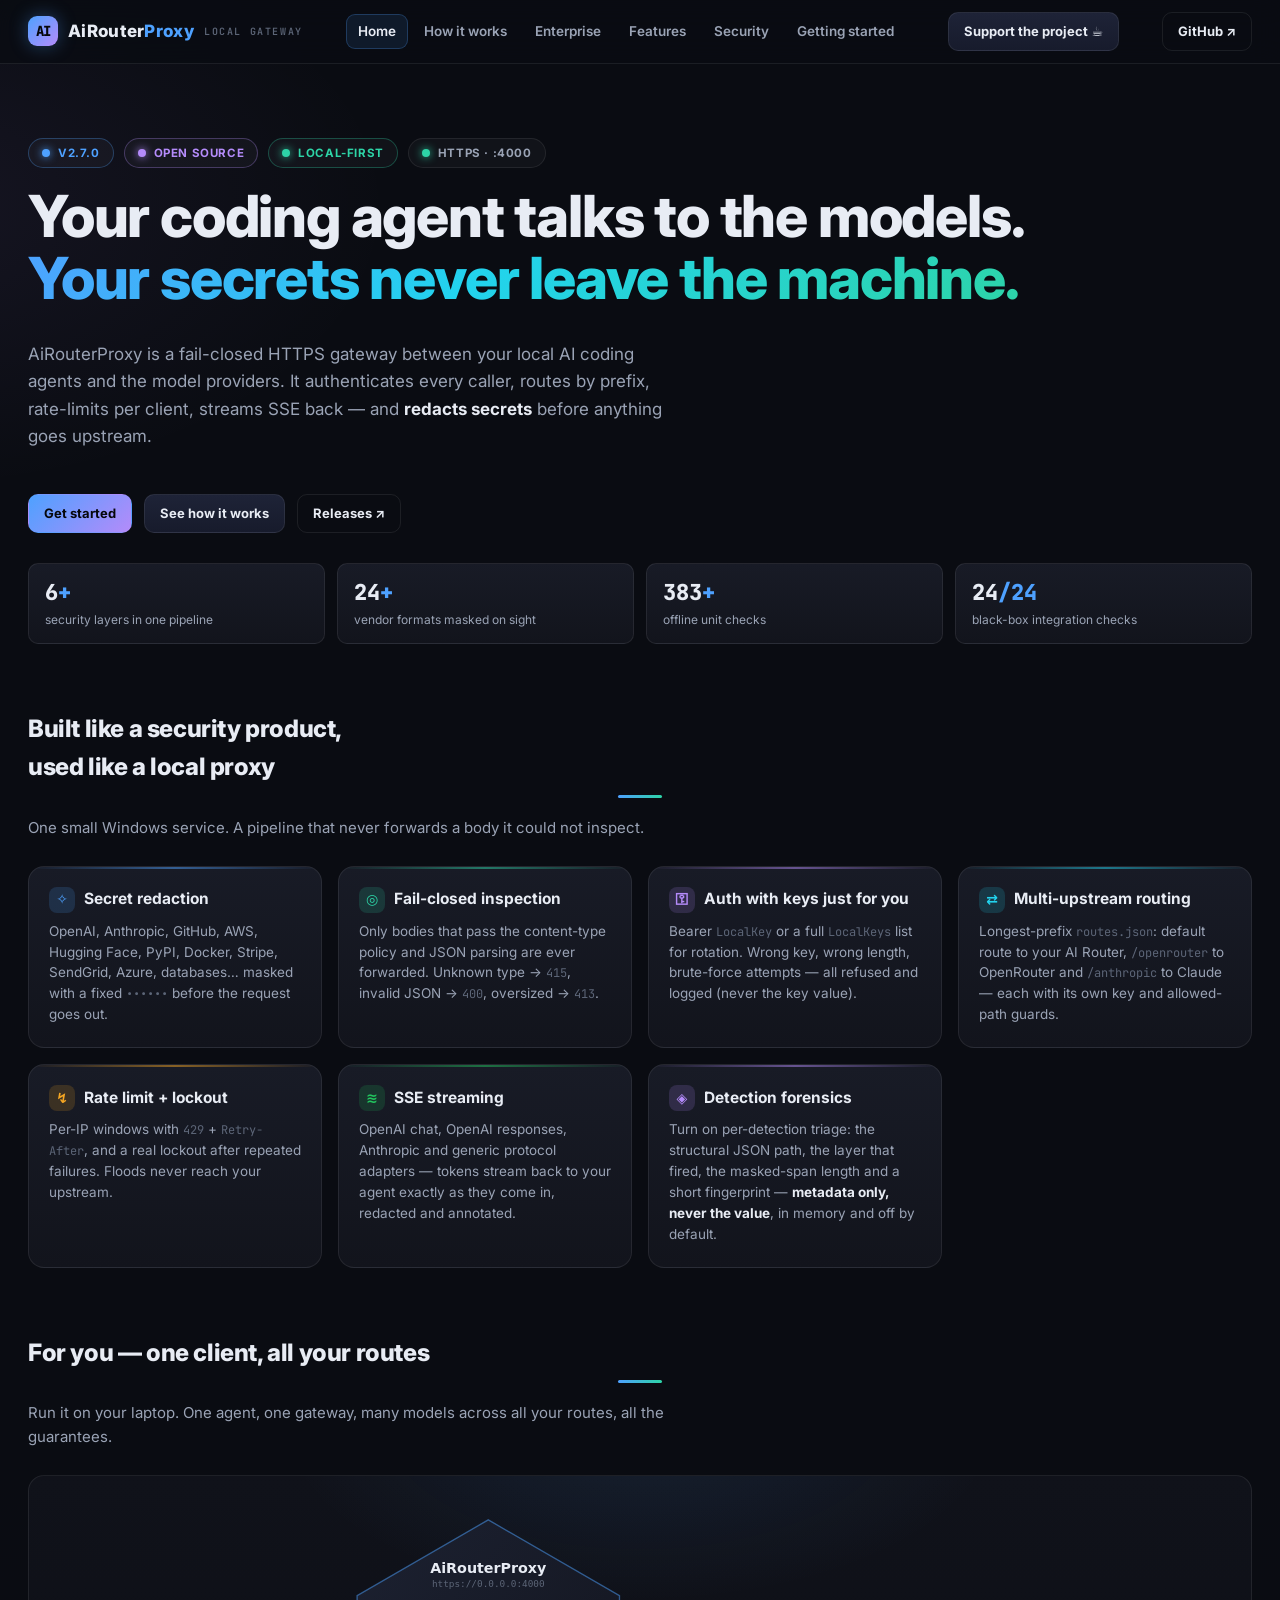
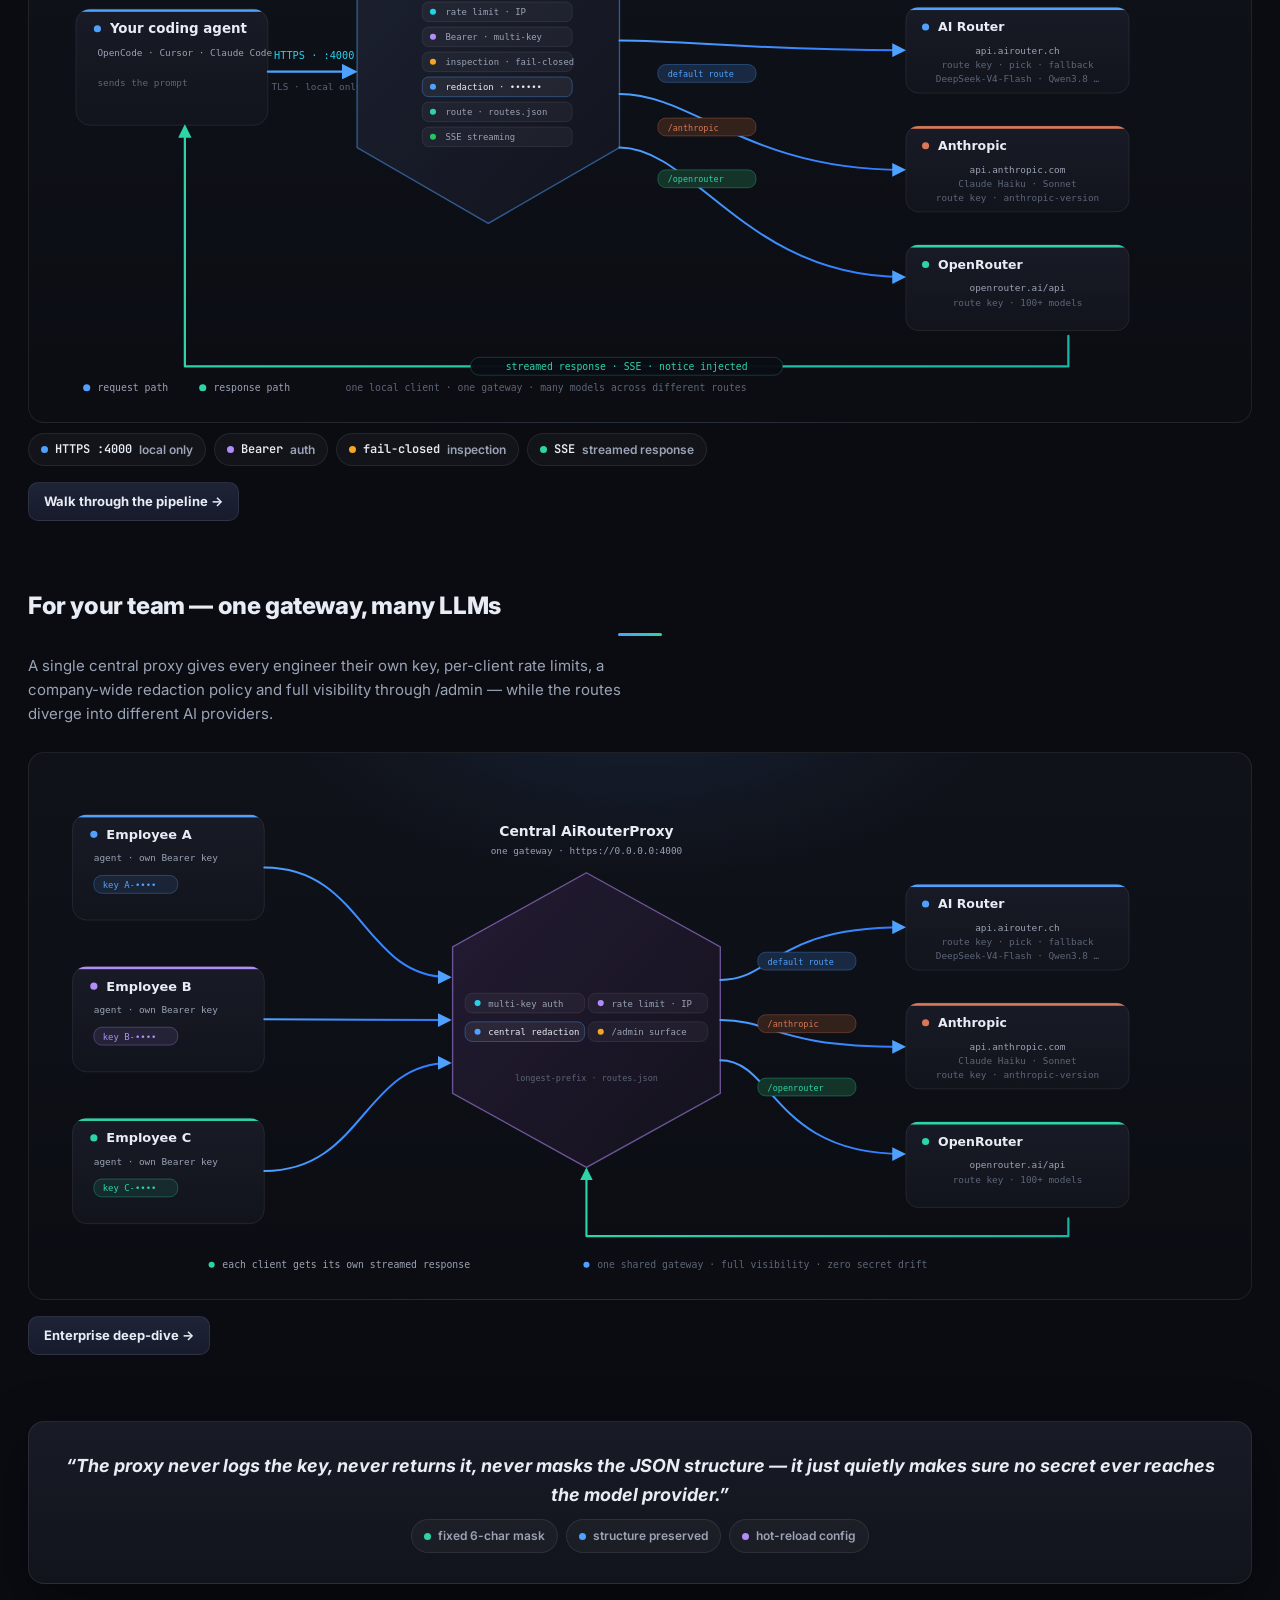
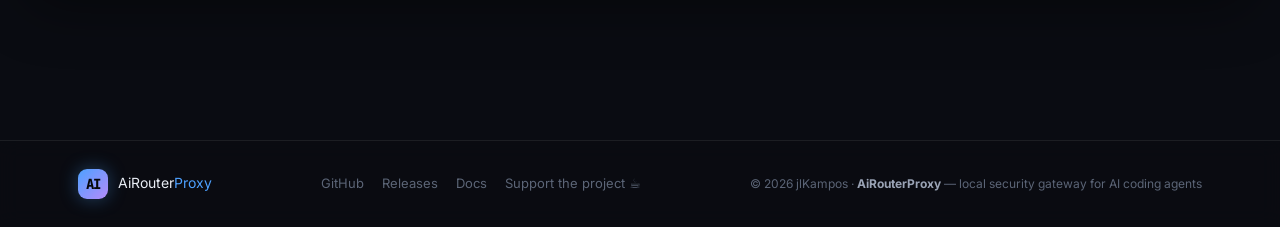
<file: index.html>
<!doctype html>
<html lang="en">
<head>
<meta charset="utf-8">
<meta name="viewport" content="width=device-width, initial-scale=1">
<title>AiRouterProxy — a local security gateway for AI coding agents</title>
<meta name="description" content="AiRouterProxy is a fail-closed HTTPS gateway that sits between your coding agents and the AI providers: it authenticates, routes, rate-limits and redacts secrets before anything leaves your machine.">
<link rel="preconnect" href="https://fonts.googleapis.com">
<link rel="preconnect" href="https://fonts.gstatic.com" crossorigin>
<link href="https://fonts.googleapis.com/css2?family=Inter:wght@400;600;700;800&family=JetBrains+Mono:wght@400;600;800&display=swap" rel="stylesheet">
<link rel="stylesheet" href="assets/style.css">
<link rel="icon" href="data:image/svg+xml,<svg xmlns='http://www.w3.org/2000/svg' viewBox='0 0 100 100'><rect width='100' height='100' rx='24' fill='%234ea1ff'/><text x='50' y='68' font-size='52' text-anchor='middle' font-family='monospace' font-weight='bold' fill='%2306070b'>AI</text></svg>">
</head>
<body>

<header class="topbar">
  <a class="brand" href="index.html">
    <span class="logo">AI</span>
    <h1>AiRouter<span class="accent">Proxy</span></h1>
    <span class="tag">local gateway</span>
  </a>
  <nav class="main">
    <a href="index.html" class="active">Home</a>
    <a href="how-it-works.html">How it works</a>
    <a href="enterprise.html">Enterprise</a>
    <a href="features.html">Features</a>
    <a href="security.html">Security</a>
    <a href="getting-started.html">Getting started</a>
  </nav>
  <a class="btn" href="https://buymeacoffee.com/jlkampos" target="_blank" rel="noopener">Support the project&nbsp;☕</a>
  <a class="btn gh" href="https://github.com/jlKampos/AiRouterProxy" target="_blank" rel="noopener">GitHub&nbsp;↗</a>
</header>

<main class="wide">
  <section class="hero sec">
    <div class="hero-head">
      <div class="badges">
        <span class="badge b-blue"><span class="dot"></span><span data-version>v2.7.0</span></span>
        <span class="badge b-purple"><span class="dot"></span>Open Source</span>
        <span class="badge b-teal"><span class="dot"></span>Local-first</span>
        <span class="badge"><span class="dot"></span>HTTPS&nbsp;·&nbsp;:4000</span>
      </div>
      <h1 class="title">Your coding agent talks to the models.<br><span class="grad">Your secrets never leave the machine.</span></h1>
      <p class="sub">
        AiRouterProxy is a fail-closed HTTPS gateway between your local AI coding agents and the
        model providers. It authenticates every caller, routes by prefix, rate-limits per client,
        streams SSE back — and <b style="color:var(--text)">redacts secrets</b> before anything goes upstream.
      </p>
      <div class="cta">
        <a class="btn primary" href="getting-started.html">Get started</a>
        <a class="btn" href="how-it-works.html">See how it works</a>
        <a class="btn gh" href="https://github.com/jlKampos/AiRouterProxy/releases" target="_blank" rel="noopener">Releases&nbsp;↗</a>
      </div>
    </div>

    <div class="hero-facts">
      <div class="fact"><div class="k">6<em>+</em></div><div class="v">security layers in one pipeline</div></div>
      <div class="fact"><div class="k">24<em>+</em></div><div class="v">vendor formats masked on sight</div></div>
      <div class="fact"><div class="k">383<em>+</em></div><div class="v">offline unit checks</div></div>
      <div class="fact"><div class="k">24<em>/24</em></div><div class="v">black-box integration checks</div></div>
    </div>
  </section>

  <!-- ================= features preview ================= -->
  <section class="sec">
    <div class="sec-head">
      <h2 class="h2">Built like a security product,<br>used like a local proxy</h2>
      <div class="h2-rule"></div>
      <p>One small Windows service. A pipeline that never forwards a body it could not inspect.</p>
    </div>
    <div class="grid">
      <div class="card c-blue reveal">
        <h3><span class="ico">✧</span>Secret redaction</h3>
        <p>OpenAI, Anthropic, GitHub, AWS, Hugging Face, PyPI, Docker, Stripe, SendGrid, Azure, databases… masked with a fixed <span class="mono">••••••</span> before the request goes out.</p>
      </div>
      <div class="card c-teal reveal">
        <h3><span class="ico">◎</span>Fail-closed inspection</h3>
        <p>Only bodies that pass the content-type policy and JSON parsing are ever forwarded. Unknown type → <span class="mono">415</span>, invalid JSON → <span class="mono">400</span>, oversized → <span class="mono">413</span>.</p>
      </div>
      <div class="card c-purple reveal">
        <h3><span class="ico">⚿</span>Auth with keys just for you</h3>
        <p>Bearer <span class="mono">LocalKey</span> or a full <span class="mono">LocalKeys</span> list for rotation. Wrong key, wrong length, brute-force attempts — all refused and logged (never the key value).</p>
      </div>
      <div class="card c-cyan reveal">
        <h3><span class="ico">⇄</span>Multi-upstream routing</h3>
        <p>Longest-prefix <span class="mono">routes.json</span>: default route to your AI Router, <span class="mono">/openrouter</span> to OpenRouter and <span class="mono">/anthropic</span> to Claude — each with its own key and allowed-path guards.</p>
      </div>
      <div class="card c-amber reveal">
        <h3><span class="ico">↯</span>Rate limit + lockout</h3>
        <p>Per-IP windows with <span class="mono">429</span> + <span class="mono">Retry-After</span>, and a real lockout after repeated failures. Floods never reach your upstream.</p>
      </div>
      <div class="card c-green reveal">
        <h3><span class="ico">≋</span>SSE streaming</h3>
        <p>OpenAI chat, OpenAI responses, Anthropic and generic protocol adapters — tokens stream back to your agent exactly as they come in, redacted and annotated.</p>
      </div>
      <div class="card c-purple reveal">
        <h3><span class="ico">◈</span>Detection forensics</h3>
        <p>Turn on per-detection triage: the structural JSON path, the layer that fired, the masked-span length and a short fingerprint — <b style="color:var(--text)">metadata only, never the value</b>, in memory and off by default.</p>
      </div>
    </div>
  </section>

  <!-- ================= local diagram ================= -->
  <section class="sec">
    <div class="sec-head">
      <h2 class="h2">For you — one client, all your routes</h2>
      <div class="h2-rule"></div>
      <p>Run it on your laptop. One agent, one gateway, many models across all your routes, all the guarantees.</p>
    </div>
    <div class="diagram-frame reveal">
      <img src="assets/diagram-local.svg" alt="Local workflow: one coding agent through AiRouterProxy into multiple routes (AI Router, OpenRouter and Anthropic)" width="1320" height="560">
    </div>
    <div class="chips">
      <span class="chip"><span class="d" style="--c:var(--blue)"></span><code>HTTPS&nbsp;:4000</code> local only</span>
      <span class="chip"><span class="d" style="--c:var(--purple)"></span><code>Bearer</code> auth</span>
      <span class="chip"><span class="d" style="--c:var(--amber)"></span><code>fail-closed</code> inspection</span>
      <span class="chip"><span class="d" style="--c:var(--teal)"></span><code>SSE</code> streamed response</span>
    </div>
    <p style="margin-top:16px"><a class="btn" href="how-it-works.html">Walk through the pipeline →</a></p>
  </section>

  <!-- ================= enterprise teaser ================= -->
  <section class="sec">
    <div class="sec-head">
      <h2 class="h2">For your team — one gateway, many LLMs</h2>
      <div class="h2-rule"></div>
      <p>A single central proxy gives every engineer their own key, per-client rate limits, a company-wide redaction policy and full visibility through <span class="mono">/admin</span> — while the routes diverge into different AI providers.</p>
    </div>
    <div class="diagram-frame reveal">
      <img src="assets/diagram-enterprise.svg" alt="Enterprise workflow: three employees through one central proxy into AI Router, OpenRouter and Anthropic" width="1320" height="560">
    </div>
    <p style="margin-top:16px"><a class="btn" href="enterprise.html">Enterprise deep-dive →</a></p>
  </section>

  <!-- ================= quote strip ================= -->
  <section class="sec">
    <div class="wrap reveal" style="text-align:center">
      <p style="margin:0;font-size:18px;color:var(--text);font-weight:700;font-style:italic">
        “The proxy never logs the key, never returns it, never masks the JSON structure —
        it just quietly makes sure no secret ever reaches the model provider.”
      </p>
      <div class="chips" style="justify-content:center">
        <span class="chip"><span class="d" style="--c:var(--teal)"></span>fixed 6-char mask</span>
        <span class="chip"><span class="d" style="--c:var(--blue)"></span>structure preserved</span>
        <span class="chip"><span class="d" style="--c:var(--purple)"></span>hot-reload config</span>
      </div>
    </div>
  </section>
</main>

<footer>
  <div class="foot-inner">
    <div class="brand">
      <span class="logo">AI</span>
      <span>AiRouter<span style="color:var(--blue)">Proxy</span></span>
    </div>
    <div class="links">
      <a href="https://github.com/jlKampos/AiRouterProxy" target="_blank" rel="noopener">GitHub</a>
      <a href="https://github.com/jlKampos/AiRouterProxy/releases" target="_blank" rel="noopener">Releases</a>
      <a href="https://github.com/jlKampos/AiRouterProxy/blob/main/README.md" target="_blank" rel="noopener">Docs</a>
      <a href="https://buymeacoffee.com/jlkampos" target="_blank" rel="noopener">Support the project&nbsp;☕</a>
    </div>
    <div class="copy">© <span data-year>2025</span> jlKampos · <b>AiRouterProxy</b> — local security gateway for AI coding agents</div>
  </div>
</footer>

<script src="assets/app.js"></script>
</body>
</html>
</file>
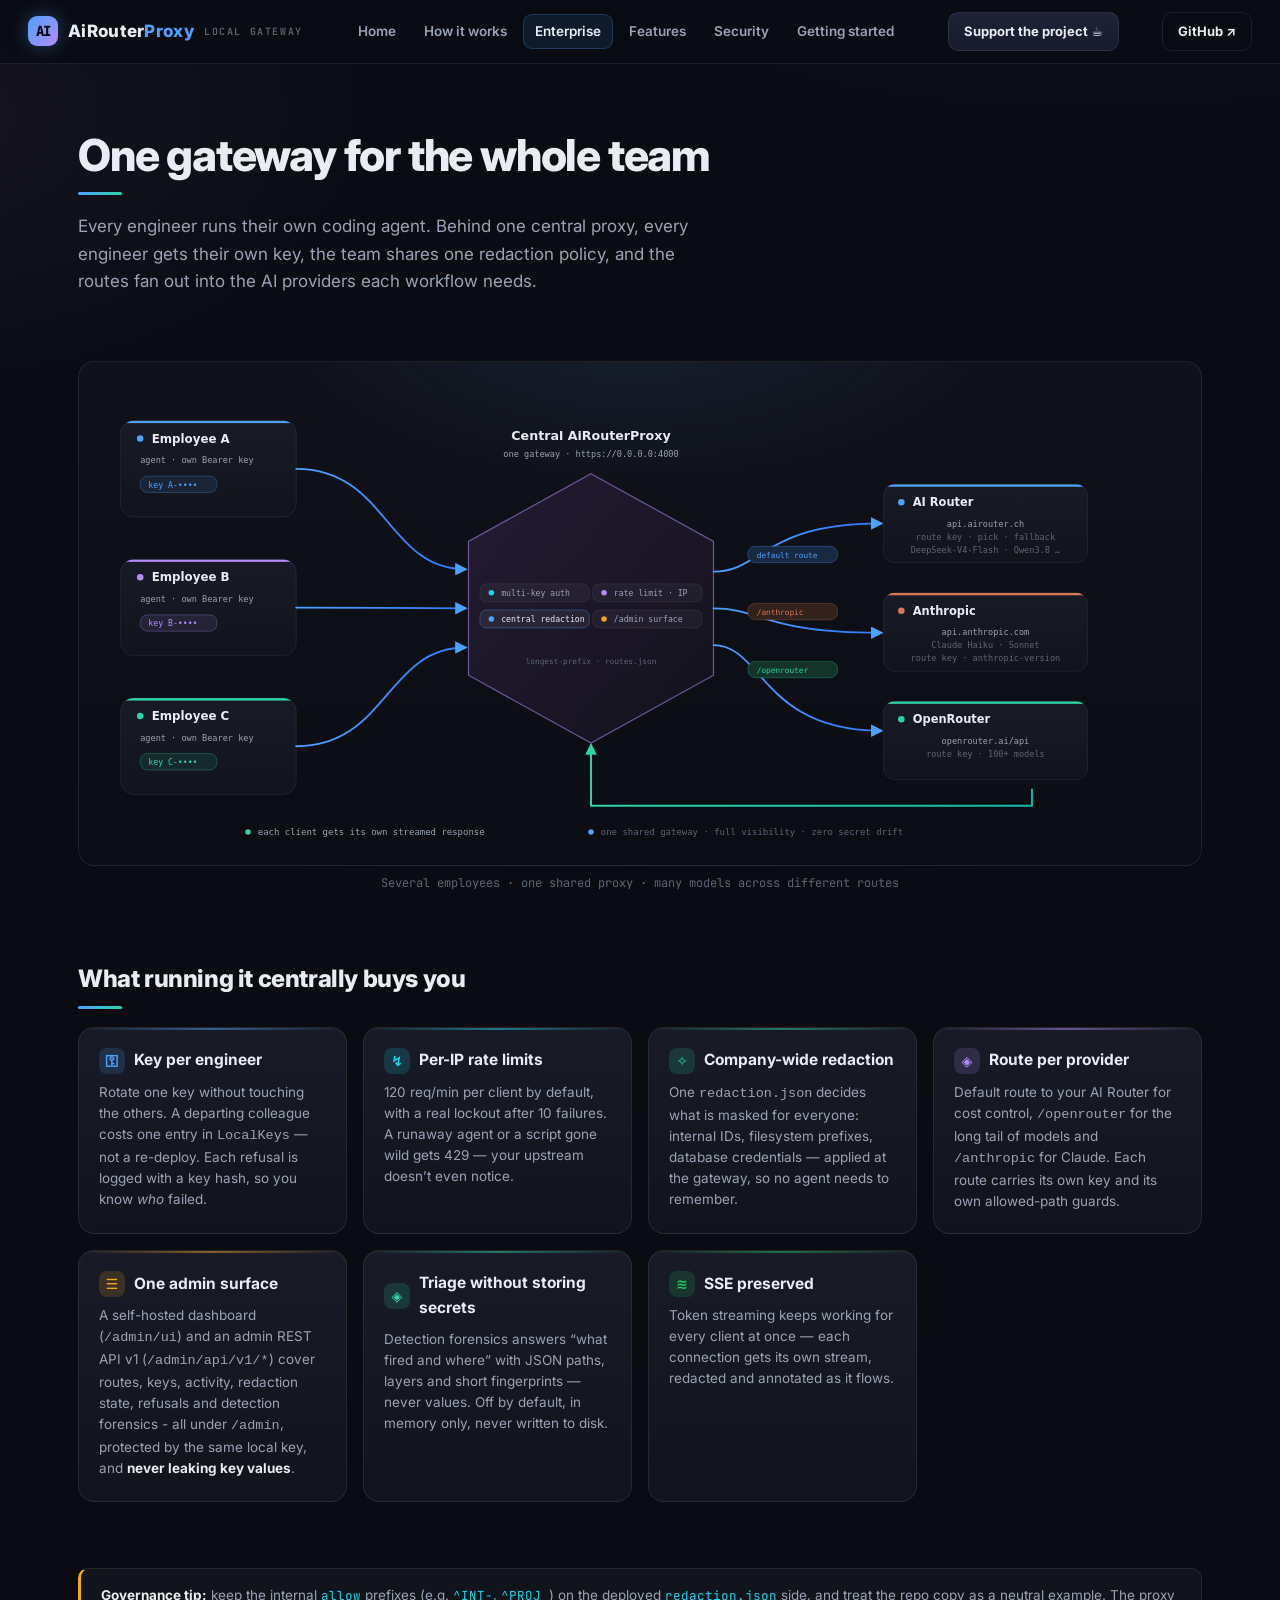
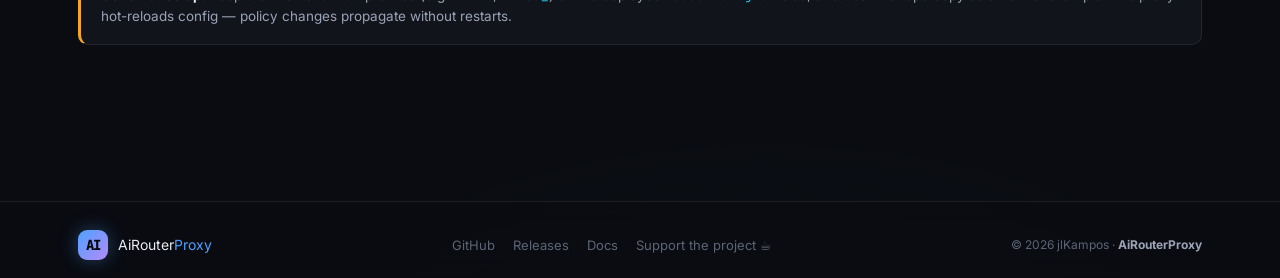
<file: enterprise.html>
<!doctype html>
<html lang="en">
<head>
<meta charset="utf-8">
<meta name="viewport" content="width=device-width, initial-scale=1">
<title>Enterprise — AiRouterProxy</title>
<meta name="description" content="AiRouterProxy as a central team gateway: per-employee keys, per-IP rate limits, company-wide redaction, multiple AI routes and full /admin visibility.">
<link rel="preconnect" href="https://fonts.googleapis.com">
<link rel="preconnect" href="https://fonts.gstatic.com" crossorigin>
<link href="https://fonts.googleapis.com/css2?family=Inter:wght@400;600;700;800&family=JetBrains+Mono:wght@400;600;800&display=swap" rel="stylesheet">
<link rel="stylesheet" href="assets/style.css">
<link rel="icon" href="data:image/svg+xml,<svg xmlns='http://www.w3.org/2000/svg' viewBox='0 0 100 100'><rect width='100' height='100' rx='24' fill='%234ea1ff'/><text x='50' y='68' font-size='52' text-anchor='middle' font-family='monospace' font-weight='bold' fill='%2306070b'>AI</text></svg>">
</head>
<body>

<header class="topbar">
  <a class="brand" href="index.html">
    <span class="logo">AI</span>
    <h1>AiRouter<span class="accent">Proxy</span></h1>
    <span class="tag">local gateway</span>
  </a>
  <nav class="main">
    <a href="index.html">Home</a>
    <a href="how-it-works.html">How it works</a>
    <a href="enterprise.html" class="active">Enterprise</a>
    <a href="features.html">Features</a>
    <a href="security.html">Security</a>
    <a href="getting-started.html">Getting started</a>
  </nav>
  <a class="btn" href="https://buymeacoffee.com/jlkampos" target="_blank" rel="noopener">Support the project&nbsp;☕</a>
  <a class="btn gh" href="https://github.com/jlKampos/AiRouterProxy" target="_blank" rel="noopener">GitHub&nbsp;↗</a>
</header>

<main>
  <section class="sec">
    <h1 class="title" style="font-size:clamp(30px,5vw,44px)">One gateway for the whole team</h1>
    <div class="h2-rule"></div>
    <p class="sub">
      Every engineer runs their own coding agent. Behind one central proxy, every engineer gets
      their own key, the team shares one redaction policy, and the routes fan out into the AI
      providers each workflow needs.
    </p>
  </section>

  <section class="sec">
    <div class="diagram-frame reveal">
      <img src="assets/diagram-enterprise.svg" alt="Enterprise diagram: three employees through one central proxy into AI Router, OpenRouter and Anthropic" width="1320" height="560">
    </div>
    <div class="diagram-caption">Several employees · one shared proxy · many models across different routes</div>
  </section>

  <section class="sec">
    <h2 class="h2">What running it centrally buys you</h2>
    <div class="h2-rule"></div>
    <div class="grid">
      <div class="card c-blue reveal">
        <h3><span class="ico">⚿</span>Key per engineer</h3>
        <p>Rotate one key without touching the others. A departing colleague costs one entry in <code>LocalKeys</code> — not a re-deploy. Each refusal is logged with a key hash, so you know <i>who</i> failed.</p>
      </div>
      <div class="card c-cyan reveal">
        <h3><span class="ico">↯</span>Per-IP rate limits</h3>
        <p>120 req/min per client by default, with a real lockout after 10 failures. A runaway agent or a script gone wild gets 429 — your upstream doesn’t even notice.</p>
      </div>
      <div class="card c-teal reveal">
        <h3><span class="ico">✧</span>Company-wide redaction</h3>
        <p>One <code>redaction.json</code> decides what is masked for everyone: internal IDs, filesystem prefixes, database credentials — applied at the gateway, so no agent needs to remember.</p>
      </div>
      <div class="card c-purple reveal">
        <h3><span class="ico">◈</span>Route per provider</h3>
        <p>Default route to your AI Router for cost control, <code>/openrouter</code> for the long tail of models and <code>/anthropic</code> for Claude. Each route carries its own key and its own allowed-path guards.</p>
      </div>
      <div class="card c-amber reveal">
        <h3><span class="ico">☰</span>One admin surface</h3>
        <p>A self-hosted dashboard (<code>/admin/ui</code>) and an admin REST API v1 (<code>/admin/api/v1/*</code>) cover routes, keys, activity, redaction state, refusals and detection forensics - all under <code>/admin</code>, protected by the same local key, and <b style="color:var(--text)">never leaking key values</b>.</p>
      </div>
      <div class="card c-teal reveal">
        <h3><span class="ico">◈</span>Triage without storing secrets</h3>
        <p>Detection forensics answers “what fired and where” with JSON paths, layers and short fingerprints — never values. Off by default, in memory only, never written to disk.</p>
      </div>
      <div class="card c-green reveal">
        <h3><span class="ico">≋</span>SSE preserved</h3>
        <p>Token streaming keeps working for every client at once — each connection gets its own stream, redacted and annotated as it flows.</p>
      </div>
    </div>
  </section>

  <section class="sec">
    <div class="note amber reveal">
      <b>Governance tip:</b> keep the internal <code>allow</code> prefixes (e.g. <code>^INT-</code>, <code>^PROJ_</code>) on the deployed <code>redaction.json</code> side, and treat the repo copy as a neutral example. The proxy hot-reloads config — policy changes propagate without restarts.
    </div>
  </section>
</main>

<footer>
  <div class="foot-inner">
    <div class="brand">
      <span class="logo">AI</span>
      <span>AiRouter<span style="color:var(--blue)">Proxy</span></span>
    </div>
    <div class="links">
      <a href="https://github.com/jlKampos/AiRouterProxy" target="_blank" rel="noopener">GitHub</a>
      <a href="https://github.com/jlKampos/AiRouterProxy/releases" target="_blank" rel="noopener">Releases</a>
      <a href="https://github.com/jlKampos/AiRouterProxy/blob/main/README.md" target="_blank" rel="noopener">Docs</a>
      <a href="https://buymeacoffee.com/jlkampos" target="_blank" rel="noopener">Support the project&nbsp;☕</a>
    </div>
    <div class="copy">© <span data-year>2025</span> jlKampos · <b>AiRouterProxy</b></div>
  </div>
</footer>

<script src="assets/app.js"></script>
</body>
</html>
</file>
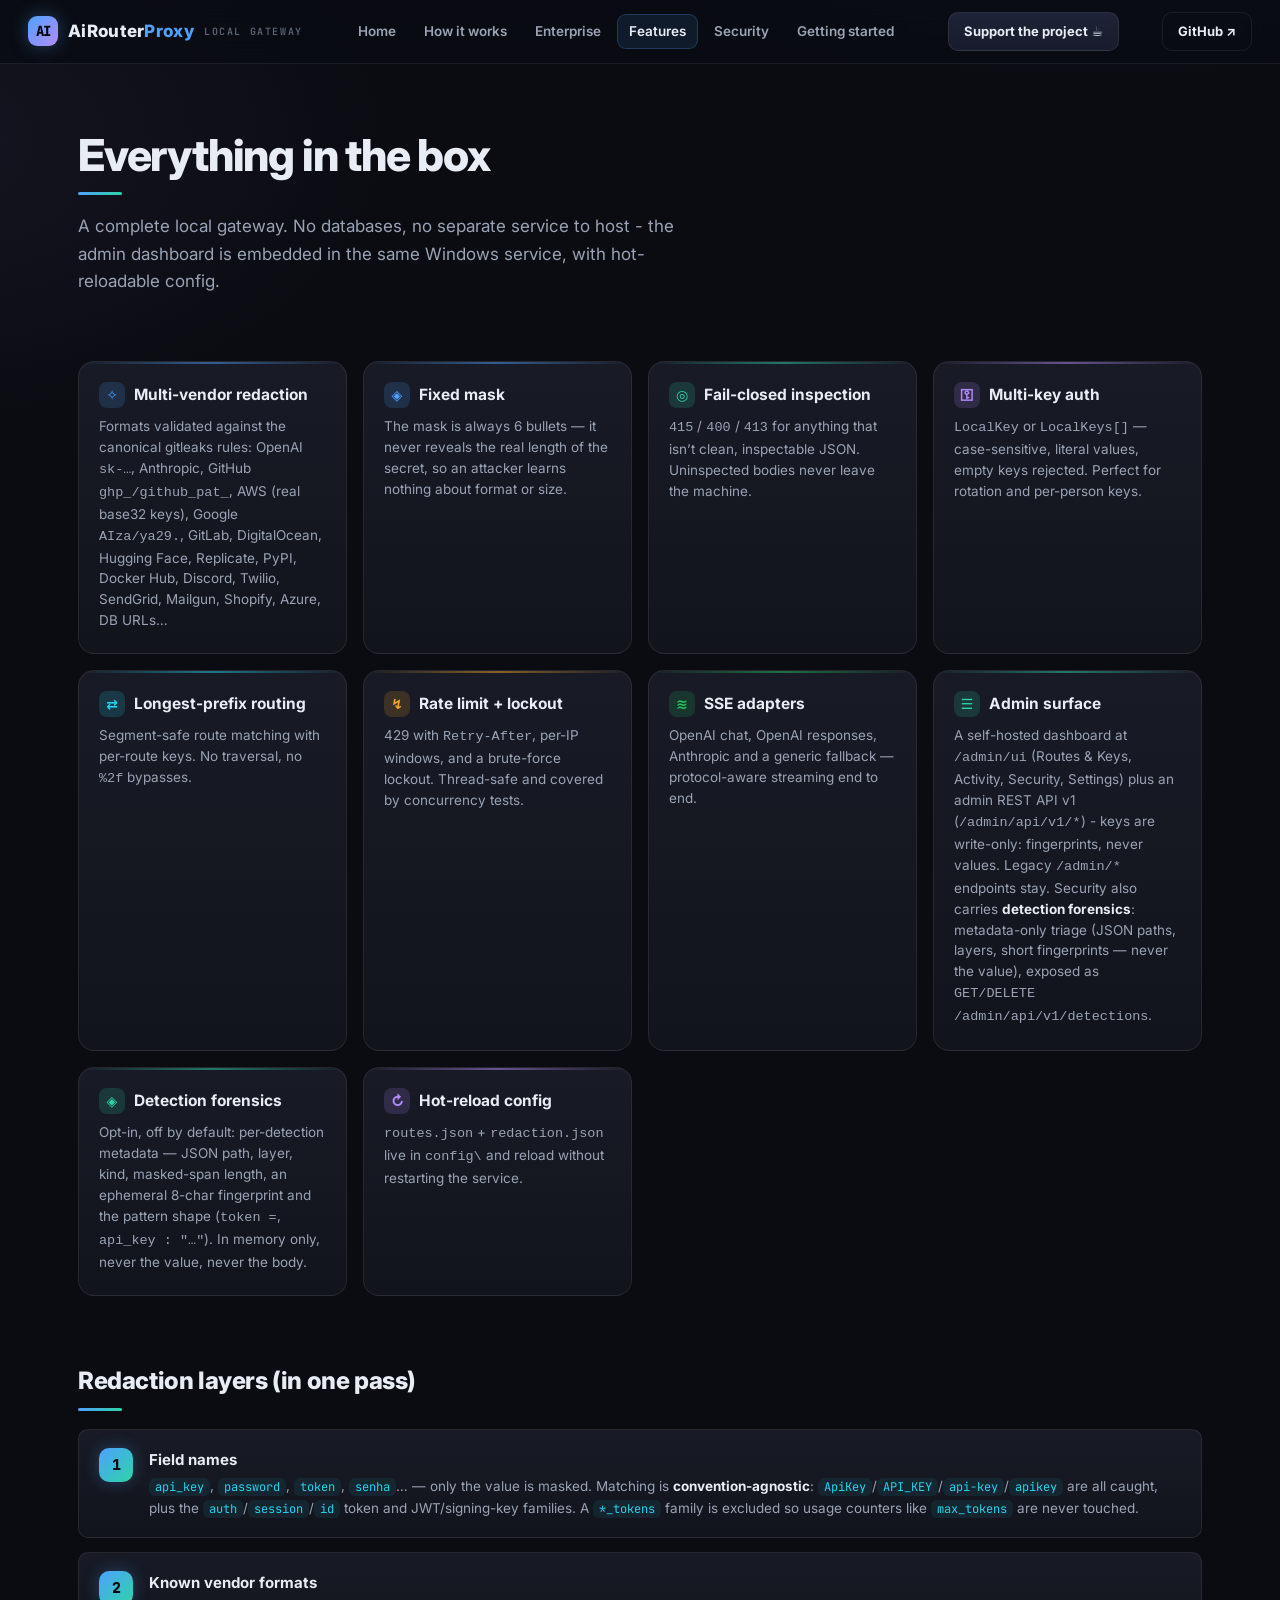
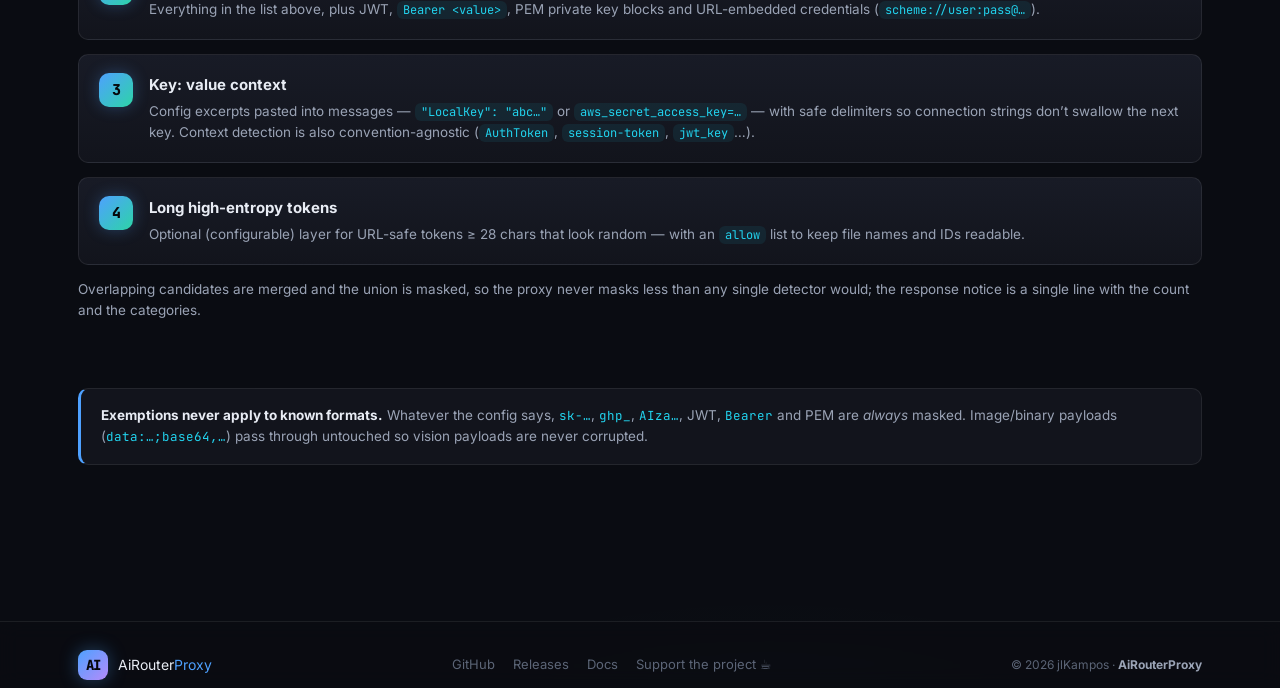
<file: features.html>
<!doctype html>
<html lang="en">
<head>
<meta charset="utf-8">
<meta name="viewport" content="width=device-width, initial-scale=1">
<title>Features — AiRouterProxy</title>
<meta name="description" content="All AiRouterProxy features: multi-vendor redaction, fail-closed inspection, multi-key auth, rate limiting, multi-upstream routing, SSE streaming, admin surface and hot-reload config.">
<link rel="preconnect" href="https://fonts.googleapis.com">
<link rel="preconnect" href="https://fonts.gstatic.com" crossorigin>
<link href="https://fonts.googleapis.com/css2?family=Inter:wght@400;600;700;800&family=JetBrains+Mono:wght@400;600;800&display=swap" rel="stylesheet">
<link rel="stylesheet" href="assets/style.css">
<link rel="icon" href="data:image/svg+xml,<svg xmlns='http://www.w3.org/2000/svg' viewBox='0 0 100 100'><rect width='100' height='100' rx='24' fill='%234ea1ff'/><text x='50' y='68' font-size='52' text-anchor='middle' font-family='monospace' font-weight='bold' fill='%2306070b'>AI</text></svg>">
</head>
<body>

<header class="topbar">
  <a class="brand" href="index.html">
    <span class="logo">AI</span>
    <h1>AiRouter<span class="accent">Proxy</span></h1>
    <span class="tag">local gateway</span>
  </a>
  <nav class="main">
    <a href="index.html">Home</a>
    <a href="how-it-works.html">How it works</a>
    <a href="enterprise.html">Enterprise</a>
    <a href="features.html" class="active">Features</a>
    <a href="security.html">Security</a>
    <a href="getting-started.html">Getting started</a>
  </nav>
  <a class="btn" href="https://buymeacoffee.com/jlkampos" target="_blank" rel="noopener">Support the project&nbsp;☕</a>
  <a class="btn gh" href="https://github.com/jlKampos/AiRouterProxy" target="_blank" rel="noopener">GitHub&nbsp;↗</a>
</header>

<main>
  <section class="sec">
    <h1 class="title" style="font-size:clamp(30px,5vw,44px)">Everything in the box</h1>
    <div class="h2-rule"></div>
    <p class="sub">A complete local gateway. No databases, no separate service to host - the admin dashboard is embedded in the same Windows service, with hot-reloadable config.</p>
  </section>

  <section class="sec">
    <div class="grid g3">
      <div class="card c-blue reveal">
        <h3><span class="ico">✧</span>Multi-vendor redaction</h3>
        <p>Formats validated against the canonical gitleaks rules: OpenAI <code>sk-…</code>, Anthropic, GitHub <code>ghp_/github_pat_</code>, AWS (real base32 keys), Google <code>AIza/ya29.</code>, GitLab, DigitalOcean, Hugging Face, Replicate, PyPI, Docker Hub, Discord, Twilio, SendGrid, Mailgun, Shopify, Azure, DB URLs…</p>
      </div>
      <div class="card c-blue reveal">
        <h3><span class="ico">◈</span>Fixed mask</h3>
        <p>The mask is always 6 bullets — it never reveals the real length of the secret, so an attacker learns nothing about format or size.</p>
      </div>
      <div class="card c-teal reveal">
        <h3><span class="ico">◎</span>Fail-closed inspection</h3>
        <p><code>415</code> / <code>400</code> / <code>413</code> for anything that isn’t clean, inspectable JSON. Uninspected bodies never leave the machine.</p>
      </div>
      <div class="card c-purple reveal">
        <h3><span class="ico">⚿</span>Multi-key auth</h3>
        <p><code>LocalKey</code> or <code>LocalKeys[]</code> — case-sensitive, literal values, empty keys rejected. Perfect for rotation and per-person keys.</p>
      </div>
      <div class="card c-cyan reveal">
        <h3><span class="ico">⇄</span>Longest-prefix routing</h3>
        <p>Segment-safe route matching with per-route keys. No traversal, no <code>%2f</code> bypasses.</p>
      </div>
      <div class="card c-amber reveal">
        <h3><span class="ico">↯</span>Rate limit + lockout</h3>
        <p>429 with <code>Retry-After</code>, per-IP windows, and a brute-force lockout. Thread-safe and covered by concurrency tests.</p>
      </div>
      <div class="card c-green reveal">
        <h3><span class="ico">≋</span>SSE adapters</h3>
        <p>OpenAI chat, OpenAI responses, Anthropic and a generic fallback — protocol-aware streaming end to end.</p>
      </div>
      <div class="card c-teal reveal">
        <h3><span class="ico">☰</span>Admin surface</h3>
        <p>A self-hosted dashboard at <code>/admin/ui</code> (Routes &amp; Keys, Activity, Security, Settings) plus an admin REST API v1 (<code>/admin/api/v1/*</code>) - keys are write-only: fingerprints, never values. Legacy <code>/admin/*</code> endpoints stay. Security also carries <b style="color:var(--text)">detection forensics</b>: metadata-only triage (JSON paths, layers, short fingerprints — never the value), exposed as <code>GET/DELETE /admin/api/v1/detections</code>.</p>
      </div>
      <div class="card c-teal reveal">
        <h3><span class="ico">◈</span>Detection forensics</h3>
        <p>Opt-in, off by default: per-detection metadata — JSON path, layer, kind, masked-span length, an ephemeral 8-char fingerprint and the pattern shape (<code>token =</code>, <code>api_key : "…"</code>). In memory only, never the value, never the body.</p>
      </div>
      <div class="card c-purple reveal">
        <h3><span class="ico">↻</span>Hot-reload config</h3>
        <p><code>routes.json</code> + <code>redaction.json</code> live in <code>config\</code> and reload without restarting the service.</p>
      </div>
    </div>
  </section>

  <section class="sec">
    <h2 class="h2">Redaction layers (in one pass)</h2>
    <div class="h2-rule"></div>
    <div class="steps">
      <div class="step reveal">
        <div class="n"></div>
        <div><h4>Field names</h4><p><code>api_key</code>, <code>password</code>, <code>token</code>, <code>senha</code>… — only the value is masked. Matching is <b style="color:var(--text)">convention-agnostic</b>: <code>ApiKey</code>/<code>API_KEY</code>/<code>api-key</code>/<code>apikey</code> are all caught, plus the <code>auth</code>/<code>session</code>/<code>id</code> token and JWT/signing-key families. A <code>*_tokens</code> family is excluded so usage counters like <code>max_tokens</code> are never touched.</p></div>
      </div>
      <div class="step reveal">
        <div class="n"></div>
        <div><h4>Known vendor formats</h4><p>Everything in the list above, plus JWT, <code>Bearer &lt;value&gt;</code>, PEM private key blocks and URL-embedded credentials (<code>scheme://user:pass@…</code>).</p></div>
      </div>
      <div class="step reveal">
        <div class="n"></div>
        <div><h4>Key: value context</h4><p>Config excerpts pasted into messages — <code>"LocalKey": "abc…"</code> or <code>aws_secret_access_key=…</code> — with safe delimiters so connection strings don’t swallow the next key. Context detection is also convention-agnostic (<code>AuthToken</code>, <code>session-token</code>, <code>jwt_key</code>…).</p></div>
      </div>
      <div class="step reveal">
        <div class="n"></div>
        <div><h4>Long high-entropy tokens</h4><p>Optional (configurable) layer for URL-safe tokens ≥ 28 chars that look random — with an <code>allow</code> list to keep file names and IDs readable.</p></div>
      </div>
    </div>
    <p style="margin-top:14px;color:var(--muted);font-size:13.5px">Overlapping candidates are merged and the union is masked, so the proxy never masks less than any single detector would; the response notice is a single line with the count and the categories.</p>
  </section>

  <section class="sec">
    <div class="note reveal">
      <b>Exemptions never apply to known formats.</b> Whatever the config says, <code>sk-…</code>, <code>ghp_</code>, <code>AIza…</code>, JWT, <code>Bearer</code> and PEM are <i>always</i> masked. Image/binary payloads (<code>data:…;base64,…</code>) pass through untouched so vision payloads are never corrupted.
    </div>
  </section>
</main>

<footer>
  <div class="foot-inner">
    <div class="brand">
      <span class="logo">AI</span>
      <span>AiRouter<span style="color:var(--blue)">Proxy</span></span>
    </div>
    <div class="links">
      <a href="https://github.com/jlKampos/AiRouterProxy" target="_blank" rel="noopener">GitHub</a>
      <a href="https://github.com/jlKampos/AiRouterProxy/releases" target="_blank" rel="noopener">Releases</a>
      <a href="https://github.com/jlKampos/AiRouterProxy/blob/main/README.md" target="_blank" rel="noopener">Docs</a>
      <a href="https://buymeacoffee.com/jlkampos" target="_blank" rel="noopener">Support the project&nbsp;☕</a>
    </div>
    <div class="copy">© <span data-year>2025</span> jlKampos · <b>AiRouterProxy</b></div>
  </div>
</footer>

<script src="assets/app.js"></script>
</body>
</html>
</file>
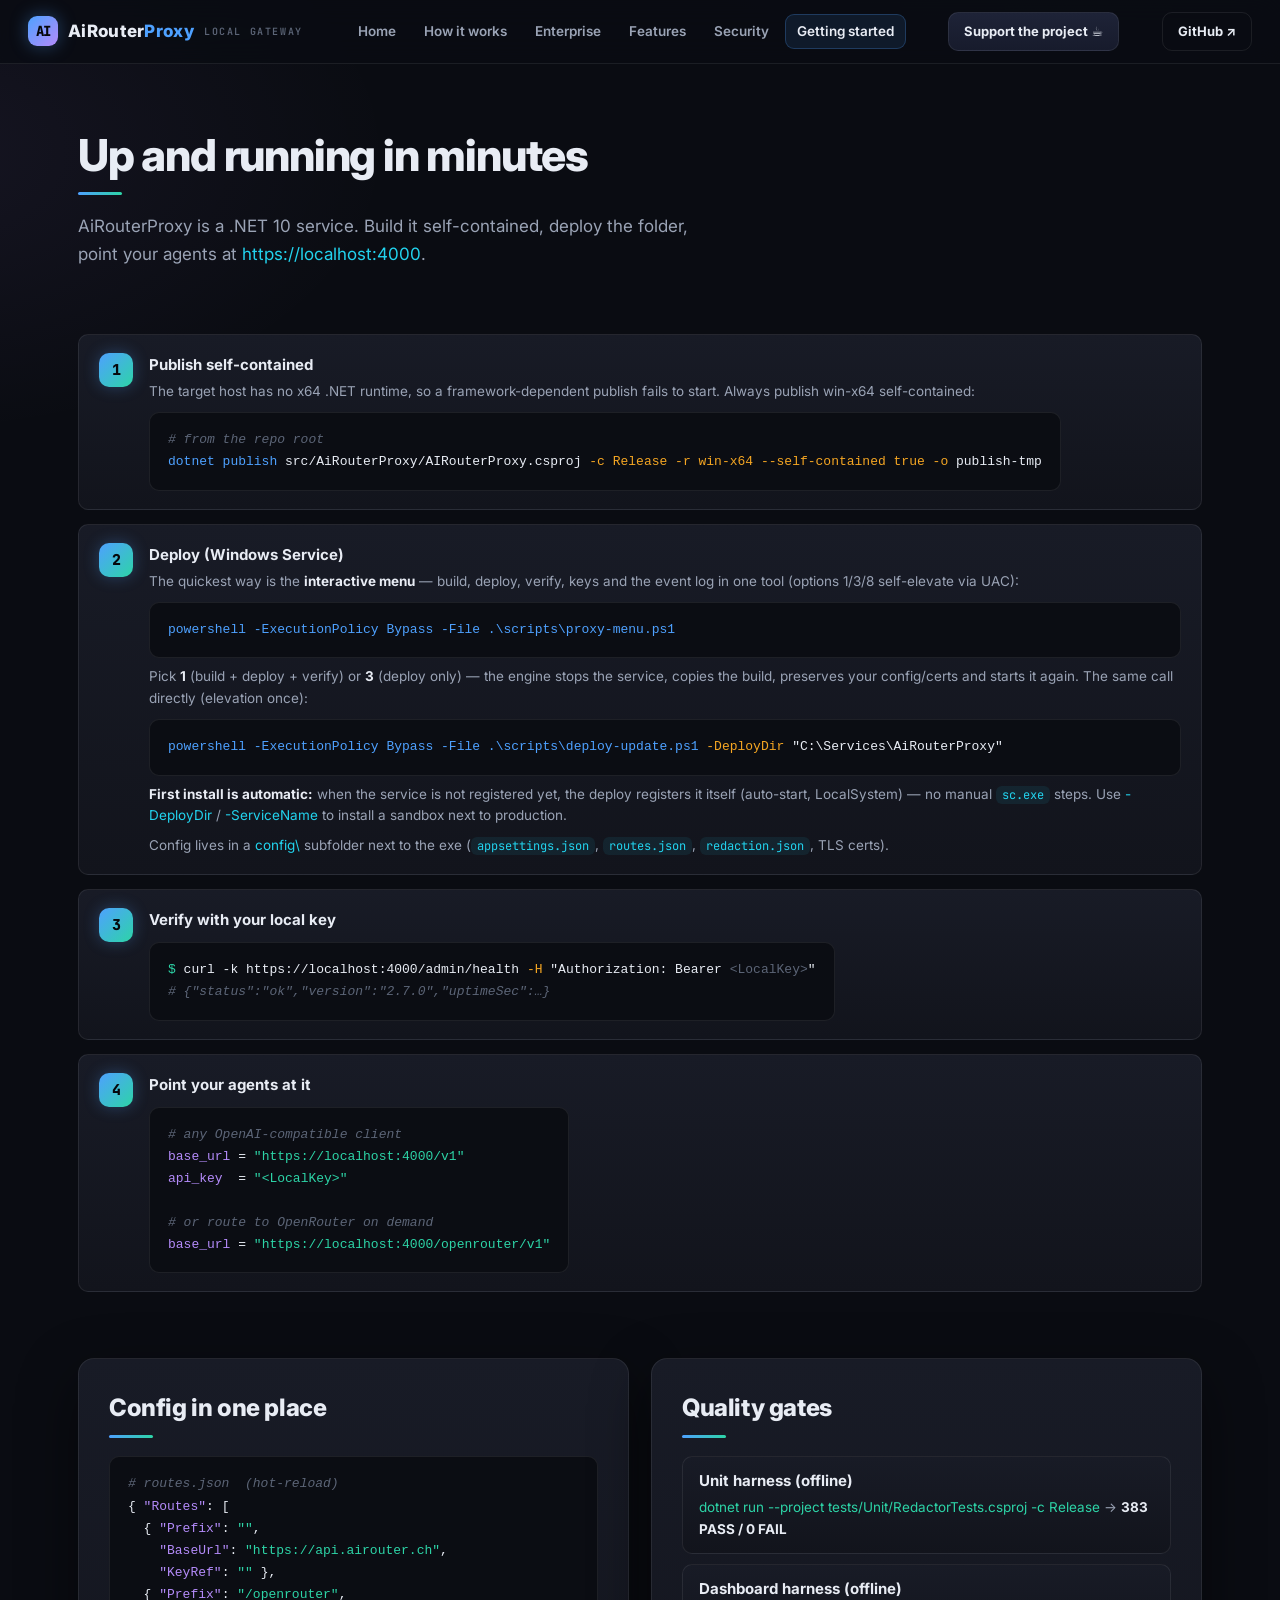
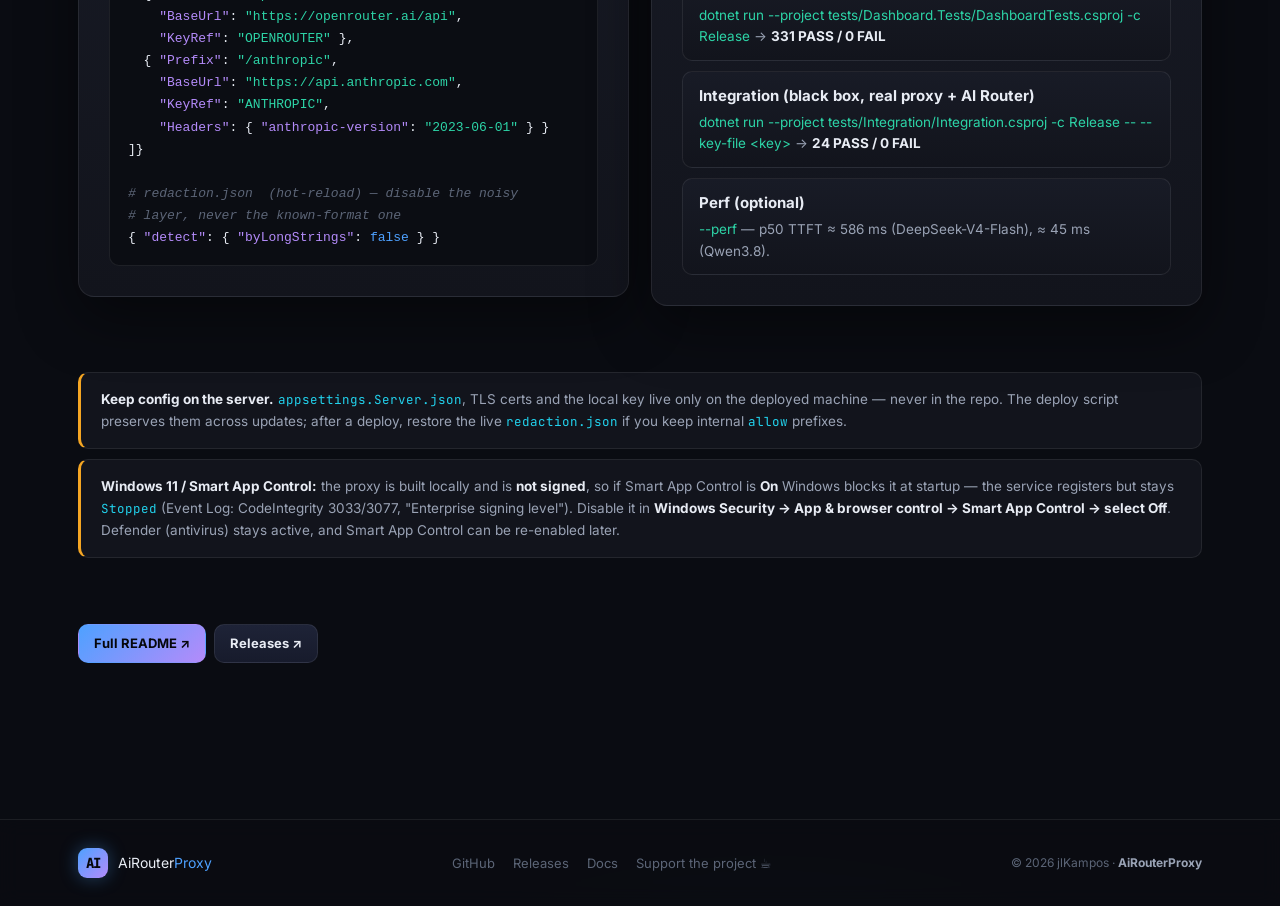
<file: getting-started.html>
<!doctype html>
<html lang="en">
<head>
<meta charset="utf-8">
<meta name="viewport" content="width=device-width, initial-scale=1">
<title>Getting started — AiRouterProxy</title>
<meta name="description" content="Install and run AiRouterProxy: publish self-contained win-x64, deploy with the interactive menu (proxy-menu.ps1) or deploy-update.ps1, configure routes and redaction, verify via /admin/health.">
<link rel="preconnect" href="https://fonts.googleapis.com">
<link rel="preconnect" href="https://fonts.gstatic.com" crossorigin>
<link href="https://fonts.googleapis.com/css2?family=Inter:wght@400;600;700;800&family=JetBrains+Mono:wght@400;600;800&display=swap" rel="stylesheet">
<link rel="stylesheet" href="assets/style.css">
<link rel="icon" href="data:image/svg+xml,<svg xmlns='http://www.w3.org/2000/svg' viewBox='0 0 100 100'><rect width='100' height='100' rx='24' fill='%234ea1ff'/><text x='50' y='68' font-size='52' text-anchor='middle' font-family='monospace' font-weight='bold' fill='%2306070b'>AI</text></svg>">
</head>
<body>

<header class="topbar">
  <a class="brand" href="index.html">
    <span class="logo">AI</span>
    <h1>AiRouter<span class="accent">Proxy</span></h1>
    <span class="tag">local gateway</span>
  </a>
  <nav class="main">
    <a href="index.html">Home</a>
    <a href="how-it-works.html">How it works</a>
    <a href="enterprise.html">Enterprise</a>
    <a href="features.html">Features</a>
    <a href="security.html">Security</a>
    <a href="getting-started.html" class="active">Getting started</a>
  </nav>
  <a class="btn" href="https://buymeacoffee.com/jlkampos" target="_blank" rel="noopener">Support the project&nbsp;☕</a>
  <a class="btn gh" href="https://github.com/jlKampos/AiRouterProxy" target="_blank" rel="noopener">GitHub&nbsp;↗</a>
</header>

<main>
  <section class="sec">
    <h1 class="title" style="font-size:clamp(30px,5vw,44px)">Up and running in minutes</h1>
    <div class="h2-rule"></div>
    <p class="sub">AiRouterProxy is a .NET 10 service. Build it self-contained, deploy the folder, point your agents at <span class="mono" style="color:var(--cyan)">https://localhost:4000</span>.</p>
  </section>

  <section class="sec">
    <div class="steps">
      <div class="step reveal">
        <div class="n"></div>
        <div>
          <h4>Publish self-contained</h4>
          <p>The target host has no x64 .NET runtime, so a framework-dependent publish fails to start. Always publish win-x64 self-contained:</p>
          <div class="code" style="margin-top:10px"><pre><span class="cmt"># from the repo root</span>
<span class="b">dotnet publish</span> src/AiRouterProxy/AIRouterProxy.csproj <span class="a">-c Release</span> <span class="a">-r win-x64</span> <span class="a">--self-contained true</span> <span class="a">-o</span> publish-tmp</pre></div>
        </div>
      </div>
      <div class="step reveal">
        <div class="n"></div>
        <div>
          <h4>Deploy (Windows Service)</h4>
          <p>The quickest way is the <b style="color:var(--text)">interactive menu</b> — build, deploy, verify, keys and the event log in one tool (options 1/3/8 self-elevate via UAC):</p>
          <div class="code" style="margin-top:10px"><pre><span class="b">powershell -ExecutionPolicy Bypass -File .\scripts\proxy-menu.ps1</span></pre></div>
          <p style="margin-top:8px">Pick <b style="color:var(--text)">1</b> (build + deploy + verify) or <b style="color:var(--text)">3</b> (deploy only) — the engine stops the service, copies the build, preserves your config/certs and starts it again. The same call directly (elevation once):</p>
          <div class="code" style="margin-top:10px"><pre><span class="b">powershell -ExecutionPolicy Bypass -File .\scripts\deploy-update.ps1</span> <span class="a">-DeployDir</span> "C:\Services\AiRouterProxy"</pre></div>
          <p style="margin-top:8px"><b style="color:var(--text)">First install is automatic:</b> when the service is not registered yet, the deploy registers it itself (auto-start, LocalSystem) — no manual <code>sc.exe</code> steps. Use <span class="mono" style="color:var(--cyan)">-DeployDir</span> / <span class="mono" style="color:var(--cyan)">-ServiceName</span> to install a sandbox next to production.</p>
          <p style="margin-top:8px">Config lives in a <span class="mono" style="color:var(--cyan)">config\</span> subfolder next to the exe (<code>appsettings.json</code>, <code>routes.json</code>, <code>redaction.json</code>, TLS certs).</p>
        </div>
      </div>
      <div class="step reveal">
        <div class="n"></div>
        <div>
          <h4>Verify with your local key</h4>
          <div class="code" style="margin-top:10px"><pre><span class="g">$</span> curl -k https://localhost:4000/admin/health <span class="a">-H</span> "Authorization: Bearer <span class="c">&lt;LocalKey&gt;</span>"
<span class="cmt"># {"status":"ok","version":"<span data-version-trim>2.7.0</span>","uptimeSec":…}</span></pre></div>
        </div>
      </div>
      <div class="step reveal">
        <div class="n"></div>
        <div>
          <h4>Point your agents at it</h4>
          <div class="code" style="margin-top:10px"><pre><span class="cmt"># any OpenAI-compatible client</span>
<span class="p">base_url</span> = <span class="g">"https://localhost:4000/v1"</span>
<span class="p">api_key</span>  = <span class="g">"&lt;LocalKey&gt;"</span>

<span class="cmt"># or route to OpenRouter on demand</span>
<span class="p">base_url</span> = <span class="g">"https://localhost:4000/openrouter/v1"</span></pre></div>
        </div>
      </div>
    </div>
  </section>

  <section class="sec">
    <div class="cols">
      <div class="wrap reveal">
        <h2 class="h2">Config in one place</h2>
        <div class="h2-rule"></div>
        <div class="code"><pre><span class="cmt"># routes.json  (hot-reload)</span>
{ <span class="p">"Routes"</span>: [
  { <span class="p">"Prefix"</span>: <span class="g">""</span>,
    <span class="p">"BaseUrl"</span>: <span class="g">"https://api.airouter.ch"</span>,
    <span class="p">"KeyRef"</span>: <span class="g">""</span> },
  { <span class="p">"Prefix"</span>: <span class="g">"/openrouter"</span>,
    <span class="p">"BaseUrl"</span>: <span class="g">"https://openrouter.ai/api"</span>,
    <span class="p">"KeyRef"</span>: <span class="g">"OPENROUTER"</span> },
  { <span class="p">"Prefix"</span>: <span class="g">"/anthropic"</span>,
    <span class="p">"BaseUrl"</span>: <span class="g">"https://api.anthropic.com"</span>,
    <span class="p">"KeyRef"</span>: <span class="g">"ANTHROPIC"</span>,
    <span class="p">"Headers"</span>: { <span class="p">"anthropic-version"</span>: <span class="g">"2023-06-01"</span> } }
]}

<span class="cmt"># redaction.json  (hot-reload) — disable the noisy
# layer, never the known-format one</span>
{ <span class="p">"detect"</span>: { <span class="p">"byLongStrings"</span>: <span class="b">false</span> } }</pre></div>
      </div>
      <div class="wrap reveal">
        <h2 class="h2">Quality gates</h2>
        <div class="h2-rule"></div>
        <div class="steps" style="display:grid;gap:10px">
          <div class="step" style="padding:12px 16px"><div>
            <h4>Unit harness (offline)</h4>
            <p><span class="mono" style="color:var(--teal)">dotnet run --project tests/Unit/RedactorTests.csproj -c Release</span> → <b style="color:var(--text)">383 PASS / 0 FAIL</b></p>
          </div></div>
          <div class="step" style="padding:12px 16px"><div>
            <h4>Dashboard harness (offline)</h4>
            <p><span class="mono" style="color:var(--teal)">dotnet run --project tests/Dashboard.Tests/DashboardTests.csproj -c Release</span> → <b style="color:var(--text)">331 PASS / 0 FAIL</b></p>
          </div></div>
          <div class="step" style="padding:12px 16px"><div>
            <h4>Integration (black box, real proxy + AI Router)</h4>
            <p><span class="mono" style="color:var(--teal)">dotnet run --project tests/Integration/Integration.csproj -c Release -- --key-file &lt;key&gt;</span> → <b style="color:var(--text)">24 PASS / 0 FAIL</b></p>
          </div></div>
          <div class="step" style="padding:12px 16px"><div>
            <h4>Perf (optional)</h4>
            <p><span class="mono" style="color:var(--teal)">--perf</span> — p50 TTFT ≈ 586 ms (DeepSeek-V4-Flash), ≈ 45 ms (Qwen3.8).</p>
          </div></div>
        </div>
      </div>
    </div>
  </section>

  <section class="sec">
    <div class="note amber reveal">
      <b>Keep config on the server.</b> <code>appsettings.Server.json</code>, TLS certs and the local key live only on the deployed machine — never in the repo. The deploy script preserves them across updates; after a deploy, restore the live <code>redaction.json</code> if you keep internal <code>allow</code> prefixes.
    </div>
    <div class="note amber reveal" style="margin-top:10px">
      <b>Windows 11 / Smart App Control:</b> the proxy is built locally and is <b style="color:var(--text)">not signed</b>, so if Smart App Control is <b style="color:var(--text)">On</b> Windows blocks it at startup — the service registers but stays <code>Stopped</code> (Event Log: CodeIntegrity 3033/3077, "Enterprise signing level"). Disable it in <b style="color:var(--text)">Windows Security → App &amp; browser control → Smart App Control → select Off</b>. Defender (antivirus) stays active, and Smart App Control can be re-enabled later.
    </div>
  </section>

  <section class="sec">
    <div class="chips">
      <a class="btn primary" href="https://github.com/jlKampos/AiRouterProxy/blob/main/README.md" target="_blank" rel="noopener">Full README&nbsp;↗</a>
      <a class="btn" href="https://github.com/jlKampos/AiRouterProxy/releases" target="_blank" rel="noopener">Releases&nbsp;↗</a>
    </div>
  </section>
</main>

<footer>
  <div class="foot-inner">
    <div class="brand">
      <span class="logo">AI</span>
      <span>AiRouter<span style="color:var(--blue)">Proxy</span></span>
    </div>
    <div class="links">
      <a href="https://github.com/jlKampos/AiRouterProxy" target="_blank" rel="noopener">GitHub</a>
      <a href="https://github.com/jlKampos/AiRouterProxy/releases" target="_blank" rel="noopener">Releases</a>
      <a href="https://github.com/jlKampos/AiRouterProxy/blob/main/README.md" target="_blank" rel="noopener">Docs</a>
      <a href="https://buymeacoffee.com/jlkampos" target="_blank" rel="noopener">Support the project&nbsp;☕</a>
    </div>
    <div class="copy">© <span data-year>2025</span> jlKampos · <b>AiRouterProxy</b></div>
  </div>
</footer>

<script src="assets/app.js"></script>
</body>
</html>
</file>
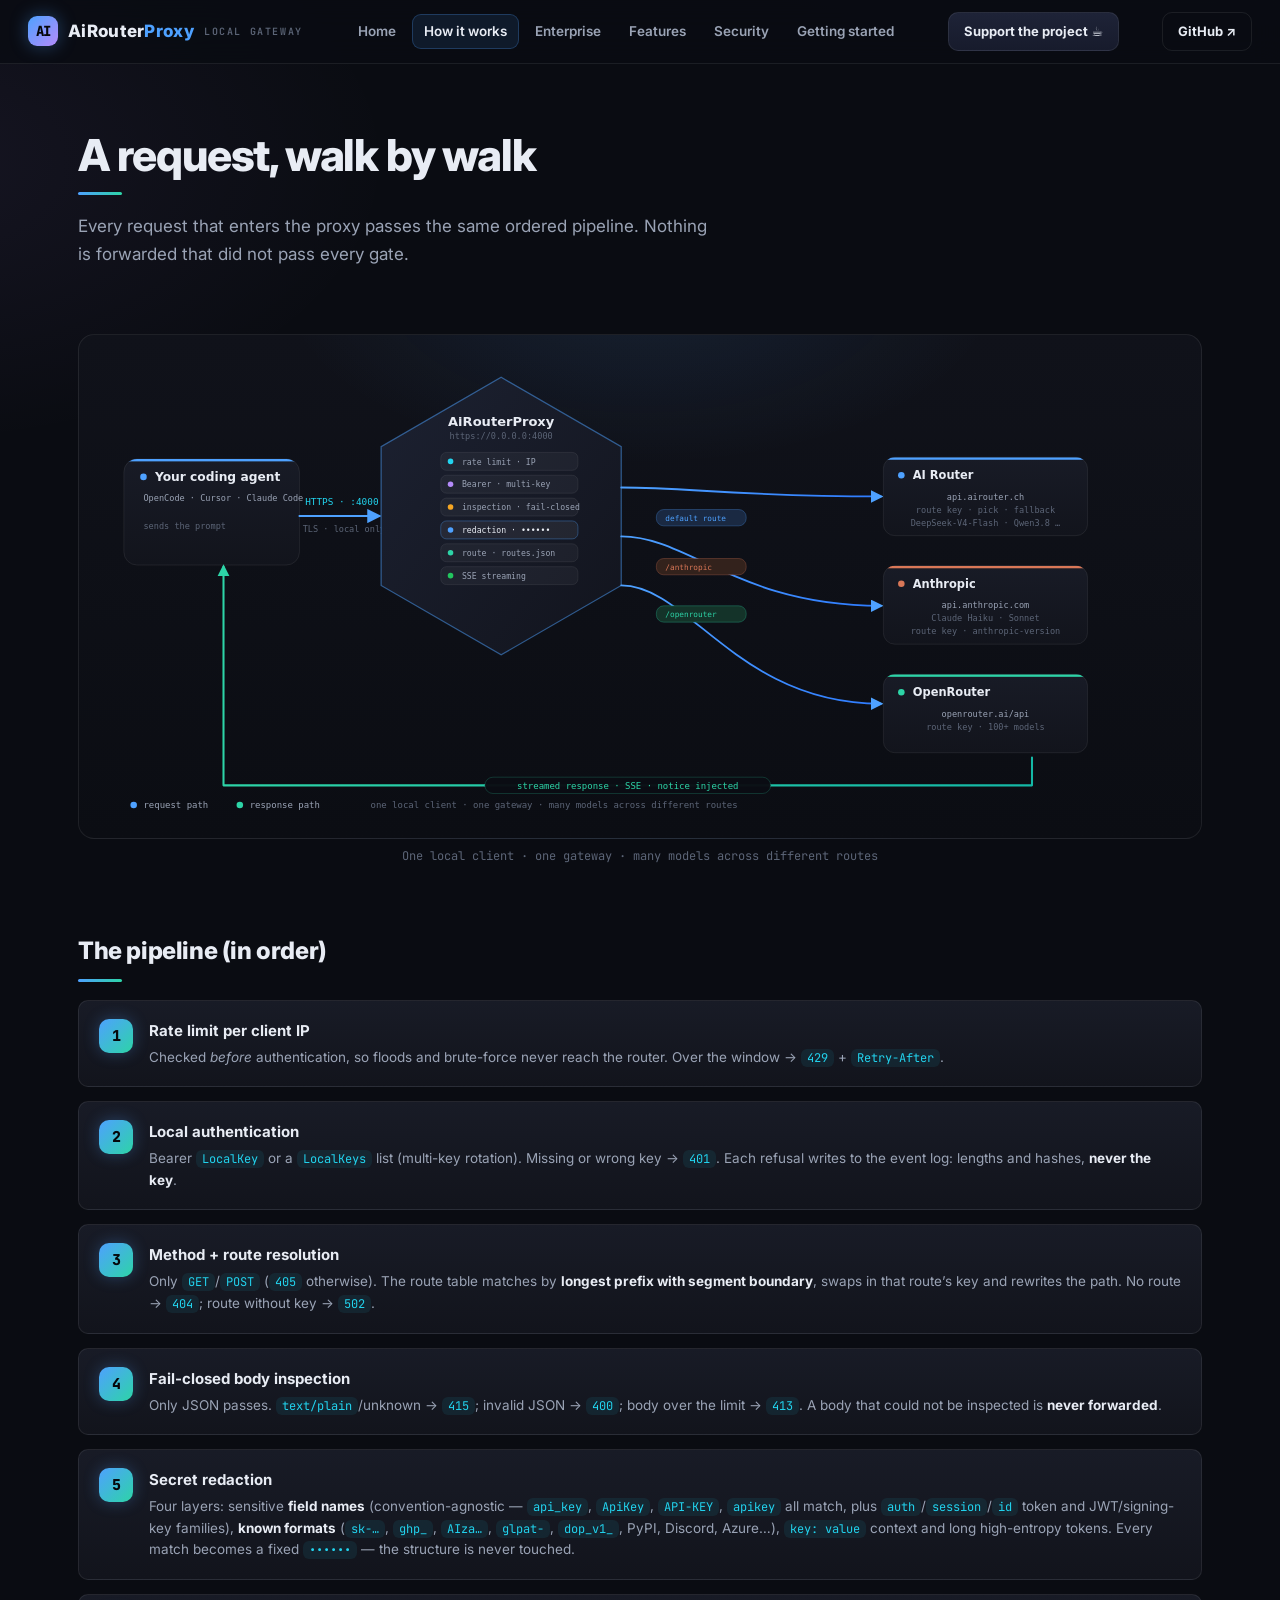
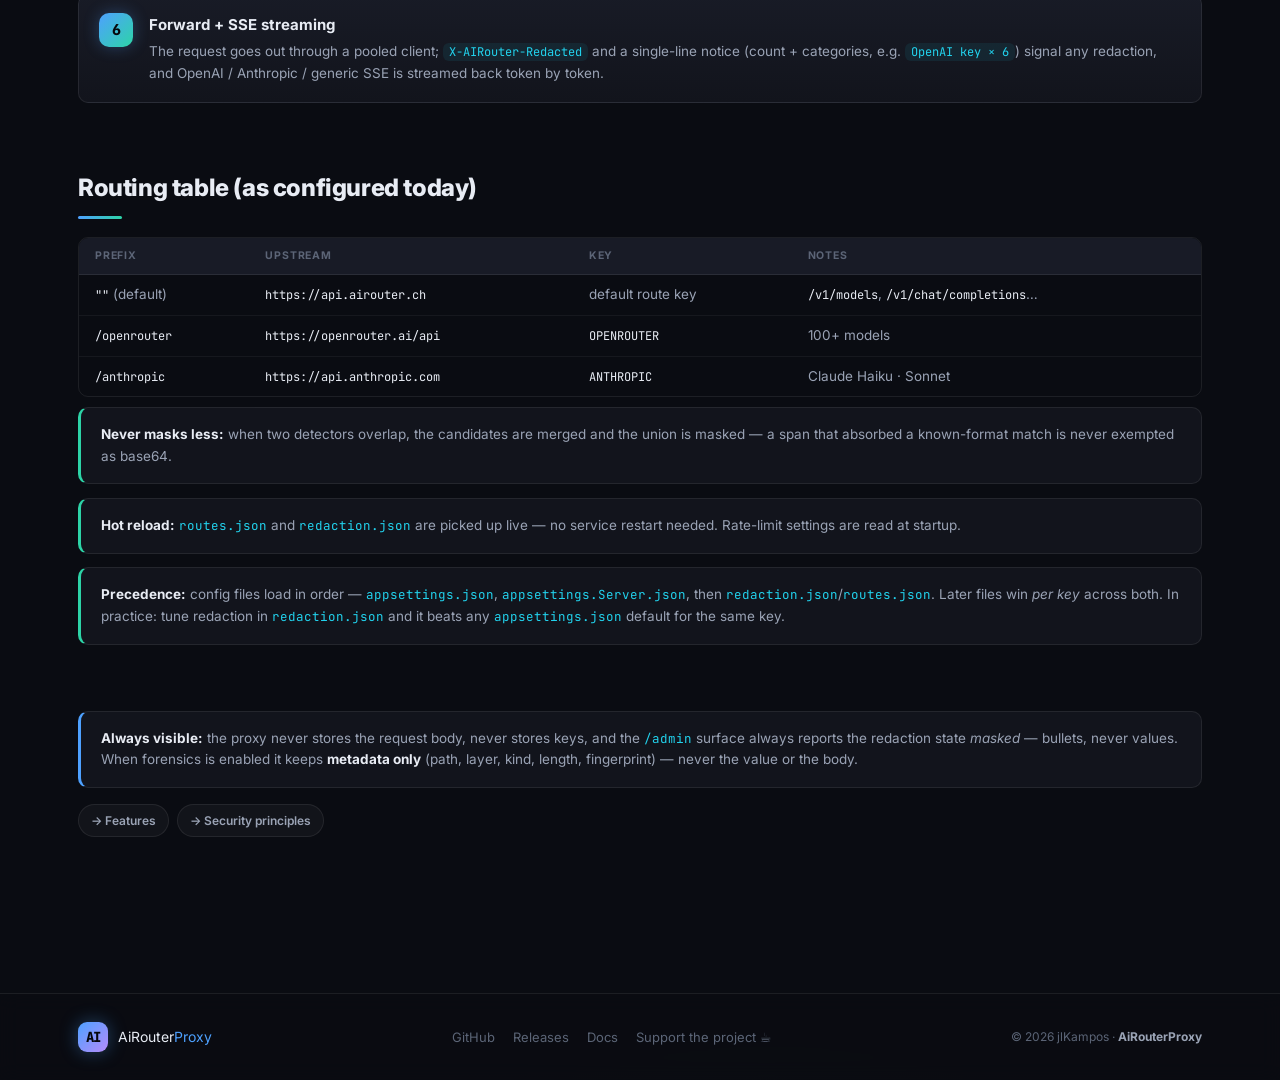
<file: how-it-works.html>
<!doctype html>
<html lang="en">
<head>
<meta charset="utf-8">
<meta name="viewport" content="width=device-width, initial-scale=1">
<title>How it works — AiRouterProxy</title>
<meta name="description" content="Walk through the AiRouterProxy pipeline: rate limiting, local auth, fail-closed inspection, redaction, routing and SSE streaming.">
<link rel="preconnect" href="https://fonts.googleapis.com">
<link rel="preconnect" href="https://fonts.gstatic.com" crossorigin>
<link href="https://fonts.googleapis.com/css2?family=Inter:wght@400;600;700;800&family=JetBrains+Mono:wght@400;600;800&display=swap" rel="stylesheet">
<link rel="stylesheet" href="assets/style.css">
<link rel="icon" href="data:image/svg+xml,<svg xmlns='http://www.w3.org/2000/svg' viewBox='0 0 100 100'><rect width='100' height='100' rx='24' fill='%234ea1ff'/><text x='50' y='68' font-size='52' text-anchor='middle' font-family='monospace' font-weight='bold' fill='%2306070b'>AI</text></svg>">
</head>
<body>

<header class="topbar">
  <a class="brand" href="index.html">
    <span class="logo">AI</span>
    <h1>AiRouter<span class="accent">Proxy</span></h1>
    <span class="tag">local gateway</span>
  </a>
  <nav class="main">
    <a href="index.html">Home</a>
    <a href="how-it-works.html" class="active">How it works</a>
    <a href="enterprise.html">Enterprise</a>
    <a href="features.html">Features</a>
    <a href="security.html">Security</a>
    <a href="getting-started.html">Getting started</a>
  </nav>
  <a class="btn" href="https://buymeacoffee.com/jlkampos" target="_blank" rel="noopener">Support the project&nbsp;☕</a>
  <a class="btn gh" href="https://github.com/jlKampos/AiRouterProxy" target="_blank" rel="noopener">GitHub&nbsp;↗</a>
</header>

<main>
  <section class="sec">
    <h1 class="title" style="font-size:clamp(30px,5vw,44px)">A request, walk by walk</h1>
    <div class="h2-rule"></div>
    <p class="sub">Every request that enters the proxy passes the same ordered pipeline. Nothing is forwarded that did not pass every gate.</p>
  </section>

  <section class="sec">
    <div class="diagram-frame reveal">
      <img src="assets/diagram-local.svg" alt="Local workflow diagram: agent through AiRouterProxy into multiple routes (AI Router, OpenRouter and Anthropic)" width="1320" height="560">
    </div>
    <div class="diagram-caption">One local client · one gateway · many models across different routes</div>
  </section>

  <section class="sec">
    <h2 class="h2">The pipeline (in order)</h2>
    <div class="h2-rule"></div>
    <div class="steps">
      <div class="step reveal">
        <div class="n"></div>
        <div>
          <h4>Rate limit per client IP</h4>
          <p>Checked <i>before</i> authentication, so floods and brute-force never reach the router. Over the window → <code>429</code> + <code>Retry-After</code>.</p>
        </div>
      </div>
      <div class="step reveal">
        <div class="n"></div>
        <div>
          <h4>Local authentication</h4>
          <p>Bearer <code>LocalKey</code> or a <code>LocalKeys</code> list (multi-key rotation). Missing or wrong key → <code>401</code>. Each refusal writes to the event log: lengths and hashes, <b style="color:var(--text)">never the key</b>.</p>
        </div>
      </div>
      <div class="step reveal">
        <div class="n"></div>
        <div>
          <h4>Method + route resolution</h4>
          <p>Only <code>GET</code>/<code>POST</code> (<code>405</code> otherwise). The route table matches by <b style="color:var(--text)">longest prefix with segment boundary</b>, swaps in that route’s key and rewrites the path. No route → <code>404</code>; route without key → <code>502</code>.</p>
        </div>
      </div>
      <div class="step reveal">
        <div class="n"></div>
        <div>
          <h4>Fail-closed body inspection</h4>
          <p>Only JSON passes. <code>text/plain</code>/unknown → <code>415</code>; invalid JSON → <code>400</code>; body over the limit → <code>413</code>. A body that could not be inspected is <b style="color:var(--text)">never forwarded</b>.</p>
        </div>
      </div>
      <div class="step reveal">
        <div class="n"></div>
        <div>
          <h4>Secret redaction</h4>
          <p>Four layers: sensitive <b style="color:var(--text)">field names</b> (convention-agnostic — <code>api_key</code>, <code>ApiKey</code>, <code>API-KEY</code>, <code>apikey</code> all match, plus <code>auth</code>/<code>session</code>/<code>id</code> token and JWT/signing-key families), <b style="color:var(--text)">known formats</b> (<code>sk-…</code>, <code>ghp_</code>, <code>AIza…</code>, <code>glpat-</code>, <code>dop_v1_</code>, PyPI, Discord, Azure…), <code>key: value</code> context and long high-entropy tokens. Every match becomes a fixed <code>••••••</code> — the structure is never touched.</p>
        </div>
      </div>
      <div class="step reveal">
        <div class="n"></div>
        <div>
          <h4>Forward + SSE streaming</h4>
          <p>The request goes out through a pooled client; <code>X-AIRouter-Redacted</code> and a single-line notice (count + categories, e.g. <code>OpenAI key × 6</code>) signal any redaction, and OpenAI / Anthropic / generic SSE is streamed back token by token.</p>
        </div>
      </div>
    </div>
  </section>

  <section class="sec">
    <h2 class="h2">Routing table (as configured today)</h2>
    <div class="h2-rule"></div>
    <div class="tbl-wrap reveal">
      <table>
        <thead><tr><th>Prefix</th><th>Upstream</th><th>Key</th><th>Notes</th></tr></thead>
        <tbody>
          <tr><td><code>""</code> (default)</td><td><code>https://api.airouter.ch</code></td><td>default route key</td><td><code>/v1/models</code>, <code>/v1/chat/completions</code>…</td></tr>
          <tr><td><code>/openrouter</code></td><td><code>https://openrouter.ai/api</code></td><td><code>OPENROUTER</code></td><td>100+ models</td></tr>
          <tr><td><code>/anthropic</code></td><td><code>https://api.anthropic.com</code></td><td><code>ANTHROPIC</code></td><td>Claude Haiku · Sonnet</td></tr>
        </tbody>
      </table>
    </div>
    <p style="margin-top:10px" class="note teal"><b>Never masks less:</b> when two detectors overlap, the candidates are merged and the union is masked — a span that absorbed a known-format match is never exempted as base64.</p>
    <p style="margin-top:14px" class="note teal"><b>Hot reload:</b> <code>routes.json</code> and <code>redaction.json</code> are picked up live — no service restart needed. Rate-limit settings are read at startup.</p>
    <p style="margin-top:10px" class="note teal"><b>Precedence:</b> config files load in order — <code>appsettings.json</code>, <code>appsettings.Server.json</code>, then <code>redaction.json</code>/<code>routes.json</code>. Later files win <i>per key</i> across both. In practice: tune redaction in <code>redaction.json</code> and it beats any <code>appsettings.json</code> default for the same key.</p>
  </section>

  <section class="sec">
    <div class="note reveal">
      <b>Always visible:</b> the proxy never stores the request body, never stores keys, and the <code>/admin</code> surface always reports the redaction state <i>masked</i> — bullets, never values. When forensics is enabled it keeps <b>metadata only</b> (path, layer, kind, length, fingerprint) — never the value or the body.
    </div>
    <div class="chips" style="margin-top:16px">
      <a class="chip" href="features.html" style="text-decoration:none">→ Features</a>
      <a class="chip" href="security.html" style="text-decoration:none">→ Security principles</a>
    </div>
  </section>
</main>

<footer>
  <div class="foot-inner">
    <div class="brand">
      <span class="logo">AI</span>
      <span>AiRouter<span style="color:var(--blue)">Proxy</span></span>
    </div>
    <div class="links">
      <a href="https://github.com/jlKampos/AiRouterProxy" target="_blank" rel="noopener">GitHub</a>
      <a href="https://github.com/jlKampos/AiRouterProxy/releases" target="_blank" rel="noopener">Releases</a>
      <a href="https://github.com/jlKampos/AiRouterProxy/blob/main/README.md" target="_blank" rel="noopener">Docs</a>
      <a href="https://buymeacoffee.com/jlkampos" target="_blank" rel="noopener">Support the project&nbsp;☕</a>
    </div>
    <div class="copy">© <span data-year>2025</span> jlKampos · <b>AiRouterProxy</b></div>
  </div>
</footer>

<script src="assets/app.js"></script>
</body>
</html>
</file>
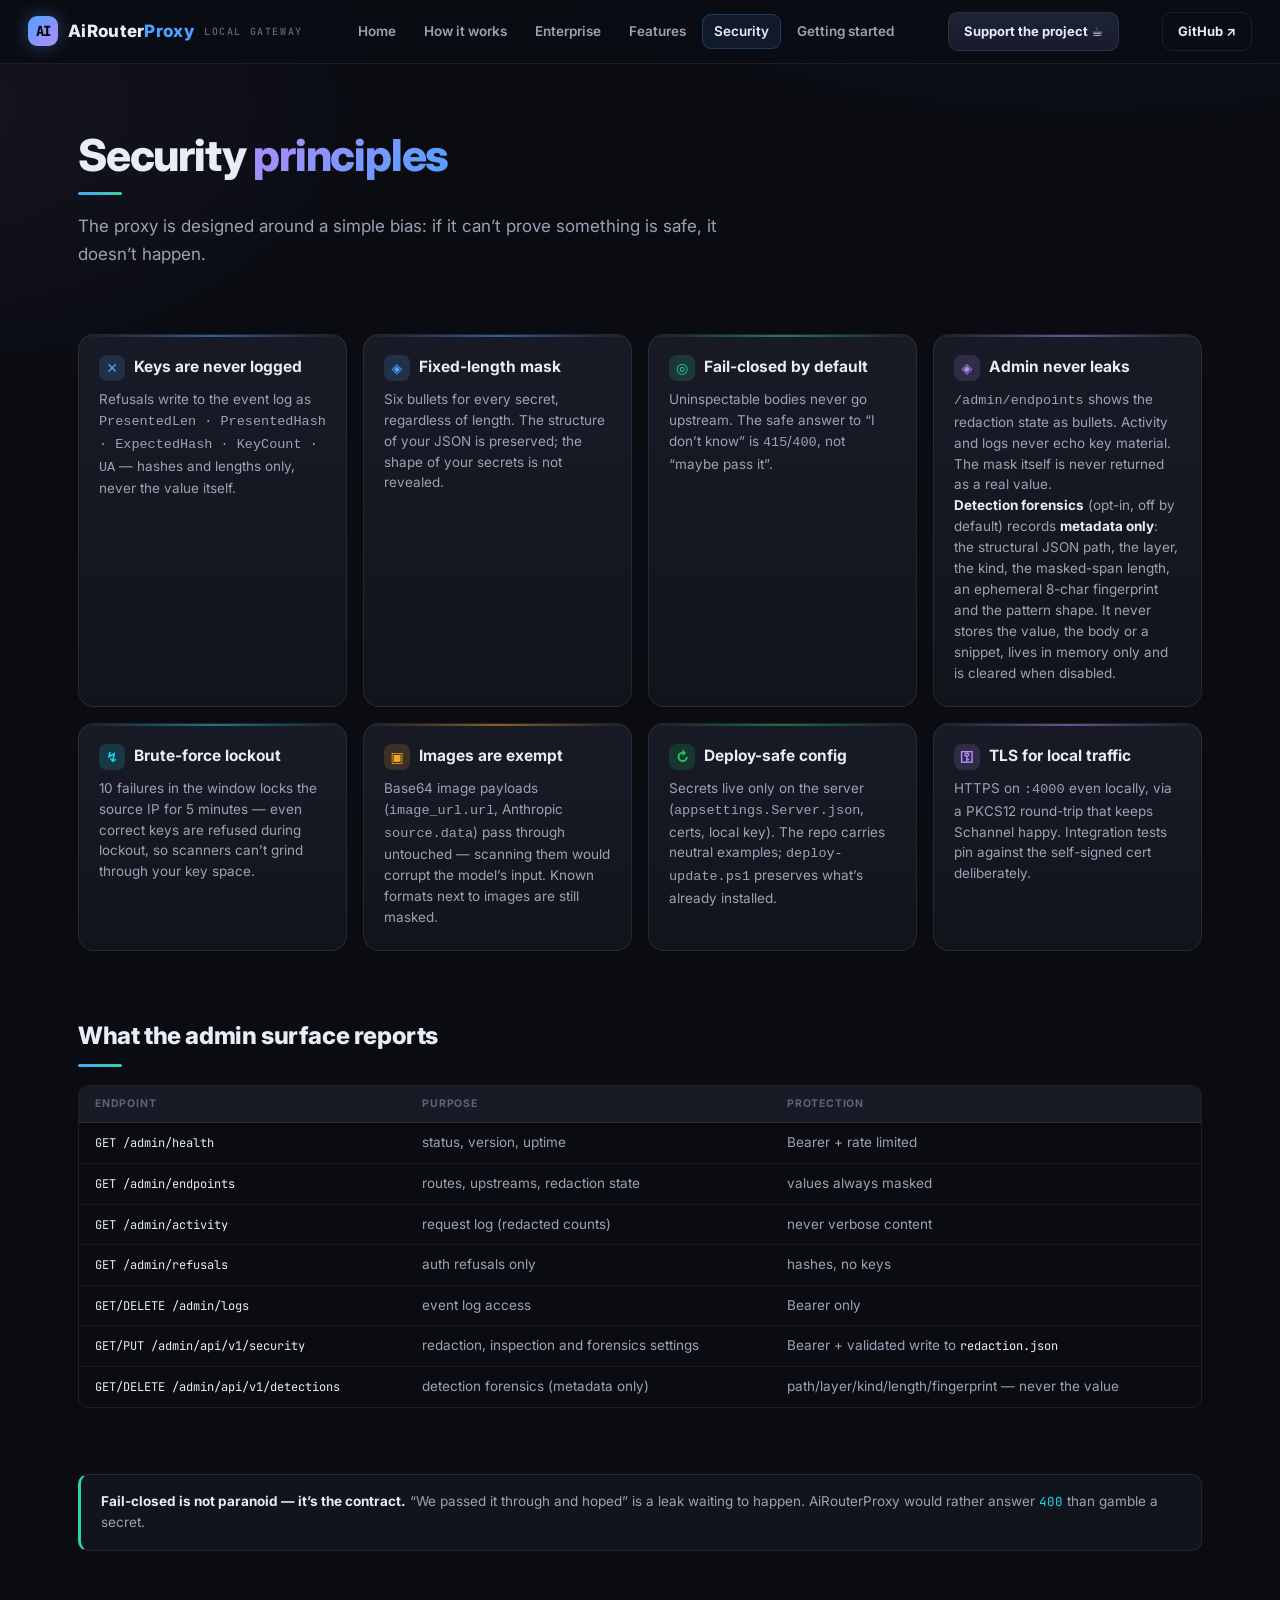
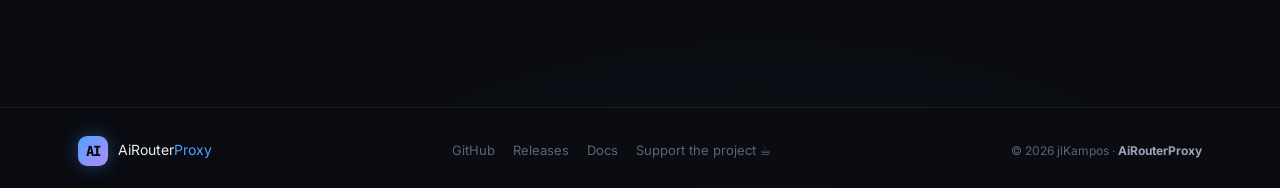
<file: security.html>
<!doctype html>
<html lang="en">
<head>
<meta charset="utf-8">
<meta name="viewport" content="width=device-width, initial-scale=1">
<title>Security — AiRouterProxy</title>
<meta name="description" content="AiRouterProxy security principles: secrets never logged or returned, fixed masks, key hashes only, admin that never leaks, image payload immunity.">
<link rel="preconnect" href="https://fonts.googleapis.com">
<link rel="preconnect" href="https://fonts.gstatic.com" crossorigin>
<link href="https://fonts.googleapis.com/css2?family=Inter:wght@400;600;700;800&family=JetBrains+Mono:wght@400;600;800&display=swap" rel="stylesheet">
<link rel="stylesheet" href="assets/style.css">
<link rel="icon" href="data:image/svg+xml,<svg xmlns='http://www.w3.org/2000/svg' viewBox='0 0 100 100'><rect width='100' height='100' rx='24' fill='%234ea1ff'/><text x='50' y='68' font-size='52' text-anchor='middle' font-family='monospace' font-weight='bold' fill='%2306070b'>AI</text></svg>">
</head>
<body>

<header class="topbar">
  <a class="brand" href="index.html">
    <span class="logo">AI</span>
    <h1>AiRouter<span class="accent">Proxy</span></h1>
    <span class="tag">local gateway</span>
  </a>
  <nav class="main">
    <a href="index.html">Home</a>
    <a href="how-it-works.html">How it works</a>
    <a href="enterprise.html">Enterprise</a>
    <a href="features.html">Features</a>
    <a href="security.html" class="active">Security</a>
    <a href="getting-started.html">Getting started</a>
  </nav>
  <a class="btn" href="https://buymeacoffee.com/jlkampos" target="_blank" rel="noopener">Support the project&nbsp;☕</a>
  <a class="btn gh" href="https://github.com/jlKampos/AiRouterProxy" target="_blank" rel="noopener">GitHub&nbsp;↗</a>
</header>

<main>
  <section class="sec">
    <h1 class="title" style="font-size:clamp(30px,5vw,44px)">Security <span class="grad purple">principles</span></h1>
    <div class="h2-rule"></div>
    <p class="sub">The proxy is designed around a simple bias: if it can’t prove something is safe, it doesn’t happen.</p>
  </section>

  <section class="sec">
    <div class="grid">
      <div class="card c-blue reveal">
        <h3><span class="ico">✕</span>Keys are never logged</h3>
        <p>Refusals write to the event log as <code>PresentedLen · PresentedHash · ExpectedHash · KeyCount · UA</code> — hashes and lengths only, never the value itself.</p>
      </div>
      <div class="card c-blue reveal">
        <h3><span class="ico">◈</span>Fixed-length mask</h3>
        <p>Six bullets for every secret, regardless of length. The structure of your JSON is preserved; the shape of your secrets is not revealed.</p>
      </div>
      <div class="card c-teal reveal">
        <h3><span class="ico">◎</span>Fail-closed by default</h3>
        <p>Uninspectable bodies never go upstream. The safe answer to “I don’t know” is <code>415</code>/<code>400</code>, not “maybe pass it”.</p>
      </div>
      <div class="card c-purple reveal">
        <h3><span class="ico">◈</span>Admin never leaks</h3>
        <p><code>/admin/endpoints</code> shows the redaction state as bullets. Activity and logs never echo key material. The mask itself is never returned as a real value.</p>
        <p><b style="color:var(--text)">Detection forensics</b> (opt-in, off by default) records <b style="color:var(--text)">metadata only</b>: the structural JSON path, the layer, the kind, the masked-span length, an ephemeral 8-char fingerprint and the pattern shape. It never stores the value, the body or a snippet, lives in memory only and is cleared when disabled.</p>
      </div>
      <div class="card c-cyan reveal">
        <h3><span class="ico">↯</span>Brute-force lockout</h3>
        <p>10 failures in the window locks the source IP for 5 minutes — even correct keys are refused during lockout, so scanners can’t grind through your key space.</p>
      </div>
      <div class="card c-amber reveal">
        <h3><span class="ico">▣</span>Images are exempt</h3>
        <p>Base64 image payloads (<code>image_url.url</code>, Anthropic <code>source.data</code>) pass through untouched — scanning them would corrupt the model’s input. Known formats next to images are still masked.</p>
      </div>
      <div class="card c-green reveal">
        <h3><span class="ico">↻</span>Deploy-safe config</h3>
        <p>Secrets live only on the server (<code>appsettings.Server.json</code>, certs, local key). The repo carries neutral examples; <code>deploy-update.ps1</code> preserves what’s already installed.</p>
      </div>
      <div class="card c-purple reveal">
        <h3><span class="ico">⚿</span>TLS for local traffic</h3>
        <p>HTTPS on <code>:4000</code> even locally, via a PKCS12 round-trip that keeps Schannel happy. Integration tests pin against the self-signed cert deliberately.</p>
      </div>
    </div>
  </section>

  <section class="sec">
    <h2 class="h2">What the admin surface reports</h2>
    <div class="h2-rule"></div>
    <div class="tbl-wrap reveal">
      <table>
        <thead><tr><th>Endpoint</th><th>Purpose</th><th>Protection</th></tr></thead>
        <tbody>
          <tr><td><code>GET /admin/health</code></td><td>status, version, uptime</td><td>Bearer + rate limited</td></tr>
          <tr><td><code>GET /admin/endpoints</code></td><td>routes, upstreams, redaction state</td><td>values always masked</td></tr>
          <tr><td><code>GET /admin/activity</code></td><td>request log (redacted counts)</td><td>never verbose content</td></tr>
          <tr><td><code>GET /admin/refusals</code></td><td>auth refusals only</td><td>hashes, no keys</td></tr>
          <tr><td><code>GET/DELETE /admin/logs</code></td><td>event log access</td><td>Bearer only</td></tr>
          <tr><td><code>GET/PUT /admin/api/v1/security</code></td><td>redaction, inspection and forensics settings</td><td>Bearer + validated write to <code>redaction.json</code></td></tr>
          <tr><td><code>GET/DELETE /admin/api/v1/detections</code></td><td>detection forensics (metadata only)</td><td>path/layer/kind/length/fingerprint — never the value</td></tr>
        </tbody>
      </table>
    </div>
  </section>

  <section class="sec">
    <div class="note teal reveal">
      <b>Fail-closed is not paranoid — it’s the contract.</b> “We passed it through and hoped” is a leak waiting to happen. AiRouterProxy would rather answer <code>400</code> than gamble a secret.
    </div>
  </section>
</main>

<footer>
  <div class="foot-inner">
    <div class="brand">
      <span class="logo">AI</span>
      <span>AiRouter<span style="color:var(--blue)">Proxy</span></span>
    </div>
    <div class="links">
      <a href="https://github.com/jlKampos/AiRouterProxy" target="_blank" rel="noopener">GitHub</a>
      <a href="https://github.com/jlKampos/AiRouterProxy/releases" target="_blank" rel="noopener">Releases</a>
      <a href="https://github.com/jlKampos/AiRouterProxy/blob/main/README.md" target="_blank" rel="noopener">Docs</a>
      <a href="https://buymeacoffee.com/jlkampos" target="_blank" rel="noopener">Support the project&nbsp;☕</a>
    </div>
    <div class="copy">© <span data-year>2025</span> jlKampos · <b>AiRouterProxy</b></div>
  </div>
</footer>

<script src="assets/app.js"></script>
</body>
</html>
</file>
<file: assets/style.css>
/* ============================================================
   AiRouterProxy.Web — local security gateway for AI coding agents
   Design language: dark, glassy, aurora accents (inspired by G10 Monitor)
   Zero dependencies: pure CSS. Optional app.js only adds reveal/scroll niceties.
   ============================================================ */

:root {
  --bg: #0a0c12;
  --bg-soft: #0e1016;
  --card: #12141c;
  --card-2: #181b26;
  --line: rgba(255, 255, 255, 0.08);
  --line-strong: rgba(255, 255, 255, 0.14);

  --text: #e8ecf4;
  --muted: #9aa3b5;
  --faint: #5c6577;

  --blue: #4ea1ff;
  --blue-2: #2e7bff;
  --teal: #2dd4a7;
  --teal-2: #14b8a6;
  --purple: #b48bfa;
  --cyan: #22d3ee;
  --amber: #f5a623;
  --green: #22c55e;
  --red: #ef4444;

  --radius: 16px;
  --radius-sm: 10px;
  --shadow: 0 20px 60px rgba(0, 0, 0, 0.45);
  --font: "Inter", "Segoe UI", system-ui, sans-serif;
  --mono: "JetBrains Mono", "Cascadia Mono", Consolas, "Courier New", monospace;
}

* { box-sizing: border-box; }
html { scroll-behavior: smooth; }
html, body { margin: 0; padding: 0; }

body {
  background:
    radial-gradient(1100px 520px at 85% -10%, rgba(78, 161, 255, 0.09), transparent 60%),
    radial-gradient(900px 520px at -8% 6%, rgba(180, 139, 250, 0.07), transparent 55%),
    radial-gradient(1000px 600px at 60% 110%, rgba(45, 212, 167, 0.05), transparent 58%),
    var(--bg);
  color: var(--text);
  font: 15px/1.6 var(--font);
  min-height: 100vh;
  -webkit-font-smoothing: antialiased;
}

/* ---------- top bar ---------- */
.topbar {
  position: sticky;
  top: 0;
  z-index: 30;
  display: flex;
  align-items: center;
  justify-content: space-between;
  gap: 14px;
  flex-wrap: wrap;
  padding: 12px 28px;
  background: rgba(10, 12, 18, 0.78);
  border-bottom: 1px solid var(--line);
  backdrop-filter: blur(14px);
  -webkit-backdrop-filter: blur(14px);
}
.brand { display: flex; align-items: center; gap: 10px; text-decoration: none; color: var(--text); }
.brand .logo {
  display: inline-flex; align-items: center; justify-content: center;
  width: 30px; height: 30px; border-radius: 9px;
  background: linear-gradient(135deg, var(--blue), var(--purple));
  color: #06070b; font: 800 14px var(--mono); letter-spacing: -0.5px;
  box-shadow: 0 0 18px rgba(78, 161, 255, 0.35);
}
.brand h1 { margin: 0; font-size: 17px; font-weight: 800; letter-spacing: 0.3px; }
.brand h1 .accent { color: var(--blue); }
.brand .tag { font: 600 10px var(--mono); color: var(--faint); letter-spacing: 1.6px; text-transform: uppercase; }

nav.main { display: flex; align-items: center; gap: 4px; flex-wrap: wrap; }
nav.main a {
  color: var(--muted); text-decoration: none;
  font-size: 13.5px; font-weight: 600;
  padding: 7px 12px; border-radius: 9px;
  transition: color 0.15s, background 0.15s;
}
nav.main a:hover { color: var(--text); background: rgba(255, 255, 255, 0.05); }
nav.main a.active { color: var(--text); background: rgba(78, 161, 255, 0.1); box-shadow: inset 0 0 0 1px rgba(78, 161, 255, 0.25); }

.btn {
  display: inline-flex; align-items: center; gap: 8px;
  padding: 8px 15px; border-radius: 10px;
  font-size: 13px; font-weight: 700; text-decoration: none;
  border: 1px solid var(--line);
  background: linear-gradient(180deg, #1e2337, #171b2c);
  color: var(--text);
  transition: border-color 0.15s, transform 0.1s, box-shadow 0.2s;
  white-space: nowrap;
}
.btn:hover { border-color: var(--blue); box-shadow: 0 0 20px rgba(78, 161, 255, 0.2); }
.btn:active { transform: scale(0.97); }
.btn.gh { background: transparent; }
.btn.primary {
  background: linear-gradient(135deg, var(--blue), var(--purple));
  border-color: transparent;
  color: #06070b;
}
.btn.primary:hover { box-shadow: 0 0 26px rgba(78, 161, 255, 0.45); border-color: transparent; }
.btn.ghost { background: transparent; }

/* ---------- layout ---------- */
main { max-width: 1180px; margin: 0 auto; padding: 40px 28px 90px; }
main.wide { max-width: 1280px; }

section.sec { margin: 66px 0; }
section.sec:first-of-type { margin-top: 28px; }

.wrap {
  background: linear-gradient(180deg, var(--card-2), var(--card));
  border: 1px solid var(--line);
  border-radius: var(--radius);
  padding: 30px;
  box-shadow: var(--shadow);
}

h1.title {
  margin: 0 0 14px;
  font-size: clamp(34px, 6vw, 58px);
  line-height: 1.06;
  font-weight: 800;
  letter-spacing: -1.2px;
}
h1.title .grad {
  background: linear-gradient(135deg, var(--blue) 0%, var(--cyan) 45%, var(--teal) 100%);
  -webkit-background-clip: text;
  background-clip: text;
  color: transparent;
}
h1.title .grad.purple { background: linear-gradient(135deg, var(--purple), var(--blue)); -webkit-background-clip: text; background-clip: text; }
p.sub {
  margin: 0;
  max-width: 640px;
  font-size: 17px;
  color: var(--muted);
}

h2.h2 {
  margin: 0 0 6px;
  font-size: 24px;
  font-weight: 800;
  letter-spacing: -0.4px;
}
.h2-rule { width: 44px; height: 3px; border-radius: 3px; background: linear-gradient(90deg, var(--blue), var(--teal)); margin: 8px 0 18px; }
.sec-head { margin-bottom: 26px; }
.sec-head p { margin: 0; color: var(--muted); max-width: 640px; }
.sec-head center { display: block; text-align: center; }
.sec-head .h2-rule { margin-left: auto; margin-right: auto; }

/* ---------- hero ---------- */
.hero { text-align: left; }
.hero-head { display: flex; flex-direction: column; gap: 18px; }
.hero .badges { display: flex; flex-wrap: wrap; gap: 10px; margin-top: 6px; }
.hero .cta { display: flex; flex-wrap: wrap; gap: 12px; margin-top: 26px; }

.badge {
  display: inline-flex; align-items: center; gap: 8px;
  padding: 5px 13px; border-radius: 999px;
  font-size: 11.5px; font-weight: 700; letter-spacing: 0.6px; text-transform: uppercase;
  border: 1px solid var(--line);
  background: rgba(255, 255, 255, 0.03);
  color: var(--muted);
}
.badge .dot { width: 8px; height: 8px; border-radius: 50%; background: var(--teal); box-shadow: 0 0 8px var(--teal); }
.badge.b-blue { color: var(--blue); border-color: rgba(78,161,255,.3); }
.badge.b-blue .dot { background: var(--blue); box-shadow: 0 0 8px var(--blue); }
.badge.b-purple { color: var(--purple); border-color: rgba(180,139,250,.3); }
.badge.b-purple .dot { background: var(--purple); box-shadow: 0 0 8px var(--purple); }
.badge.b-teal { color: var(--teal); border-color: rgba(45,212,167,.3); }
.badge.b-teal .dot { background: var(--teal); box-shadow: 0 0 8px var(--teal); }
.badge b { color: var(--text); }

.hero .panel { margin-top: 30px; }
.hero-facts {
  display: grid;
  grid-template-columns: repeat(auto-fit, minmax(190px, 1fr));
  gap: 12px;
  margin-top: 30px;
}
.fact {
  background: linear-gradient(180deg, var(--card-2), var(--card));
  border: 1px solid var(--line);
  border-radius: var(--radius-sm);
  padding: 14px 16px;
}
.fact .k { font: 800 22px var(--mono); color: var(--text); }
.fact .k em { color: var(--blue); font-style: normal; }
.fact .v { margin-top: 3px; font-size: 12px; color: var(--muted); }

/* ---------- grid / cards ---------- */
.grid {
  display: grid;
  grid-template-columns: repeat(auto-fit, minmax(250px, 1fr));
  gap: 16px;
}
.grid.g3 { grid-template-columns: repeat(auto-fit, minmax(240px, 1fr)); }

.card {
  position: relative;
  background: linear-gradient(180deg, var(--card-2), var(--card));
  border: 1px solid var(--line);
  border-radius: var(--radius);
  padding: 20px 20px 22px;
  min-width: 0;
  overflow: hidden;
  transition: transform 0.16s ease, border-color 0.2s, box-shadow 0.25s;
}
.card:hover {
  transform: translateY(-2px);
  border-color: color-mix(in srgb, var(--c, var(--blue)) 55%, transparent);
  box-shadow: 0 14px 40px rgba(0, 0, 0, 0.4);
}
.card::before {
  content: "";
  position: absolute; inset: 0 0 auto 0; height: 2px;
  background: linear-gradient(90deg, transparent, var(--c, var(--blue)), transparent);
  opacity: 0.5;
}
.card h3 { margin: 0 0 8px; font-size: 15.5px; font-weight: 700; display: flex; align-items: center; gap: 9px; }
.card h3 .ico {
  flex: 0 0 auto; width: 26px; height: 26px; border-radius: 8px;
  display: inline-flex; align-items: center; justify-content: center;
  background: color-mix(in srgb, var(--c, var(--blue)) 16%, transparent);
  color: var(--c, var(--blue));
  font-size: 14px; font-weight: 800;
}
.card p { margin: 0; color: var(--muted); font-size: 13.5px; line-height: 1.55; }
.card .mono { font-family: var(--mono); font-size: 12px; color: var(--faint); }

/* accent colors per card */
.c-blue { --c: var(--blue); }
.c-teal { --c: var(--teal); }
.c-purple { --c: var(--purple); }
.c-cyan { --c: var(--cyan); }
.c-amber { --c: var(--amber); }
.c-green { --c: var(--green); }
.c-red { --c: var(--red); }

/* ---------- code blocks ---------- */
.code {
  background: #0b0d13;
  border: 1px solid var(--line);
  border-radius: var(--radius-sm);
  padding: 16px 18px;
  font: 13px/1.7 var(--mono);
  overflow-x: auto;
}
.code pre { margin: 0; min-width: 0; }
.code .c { color: var(--faint); }
.code .cmt { color: var(--faint); font-style: italic; }
.code .b { color: var(--blue); }
.code .g { color: var(--teal); }
.code .p { color: var(--purple); }
.code .a { color: var(--amber); }
.code.with-title { border-radius: var(--radius-sm); }
.code .title { font-size: 11px; font-weight: 700; letter-spacing: 1px; text-transform: uppercase; color: var(--faint); margin-bottom: 10px; }

/* ---------- diagram frame ---------- */
.diagram-frame {
  background:
    radial-gradient(600px 300px at 50% -10%, rgba(78, 161, 255, 0.10), transparent 60%),
    linear-gradient(180deg, #10121a, #0b0d13);
  border: 1px solid var(--line);
  border-radius: var(--radius);
  padding: 26px 22px 20px;
  overflow-x: auto;
}
/* Diagrams scale fluidly (preserveAspectRatio="xMidYMid meet"), never clipped.
   overflow-x:auto stays only as an extreme fallback. */
.diagram-frame svg,
.diagram-frame img { width: 100%; height: auto; display: block; min-width: 0; }
.diagram-caption {
  margin-top: 8px; text-align: center;
  font-size: 12px; color: var(--faint); font-family: var(--mono);
}

/* ---------- steps ---------- */
.steps { counter-reset: step; display: grid; gap: 14px; grid-template-columns: minmax(0, 1fr); }
.step {
  display: flex; gap: 16px;
  background: linear-gradient(180deg, var(--card-2), var(--card));
  border: 1px solid var(--line);
  border-radius: var(--radius-sm);
  padding: 18px 20px;
}
.step .n {
  counter-increment: step;
  flex: 0 0 auto;
  width: 34px; height: 34px; border-radius: 10px;
  display: inline-flex; align-items: center; justify-content: center;
  font: 800 15px var(--mono);
  color: #06070b;
  background: linear-gradient(135deg, var(--blue), var(--teal));
  box-shadow: 0 0 16px rgba(78, 161, 255, 0.3);
}
.step .n::before { content: counter(step); }
.step > div { min-width: 0; }
.step h4 { margin: 0 0 4px; font-size: 15px; font-weight: 700; }
.step p { margin: 0; color: var(--muted); font-size: 13.5px; }
.step code { font-family: var(--mono); font-size: 12px; color: var(--cyan); background: rgba(34,211,238,.08); padding: 1px 6px; border-radius: 6px; }

/* ---------- chips / pills ---------- */
.chips { display: flex; flex-wrap: wrap; gap: 8px; margin-top: 10px; }
.chip {
  display: inline-flex; align-items: center; gap: 7px;
  padding: 6px 12px; border-radius: 999px;
  font-size: 12px; font-weight: 600;
  background: rgba(255, 255, 255, 0.035);
  border: 1px solid var(--line);
  color: var(--muted);
}
.chip .d { width: 7px; height: 7px; border-radius: 50%; background: var(--c, var(--blue)); }
.chip code { font-family: var(--mono); color: var(--text); }

/* ---------- two-col ---------- */
.cols { display: grid; grid-template-columns: minmax(0, 1fr) minmax(0, 1fr); gap: 22px; align-items: start; }
.cols .wrap { min-width: 0; }
@media (max-width: 900px) { .cols { grid-template-columns: 1fr; } }

/* ---------- table ---------- */
.tbl-wrap { overflow-x: auto; border: 1px solid var(--line); border-radius: var(--radius-sm); }
table { width: 100%; border-collapse: collapse; font-size: 13.5px; min-width: 620px; }
thead th {
  text-align: left; padding: 10px 16px;
  font-size: 10.5px; text-transform: uppercase; letter-spacing: 0.8px;
  color: var(--faint); background: var(--card-2);
  border-bottom: 1px solid var(--line);
}
tbody td { padding: 9px 16px; border-bottom: 1px solid rgba(255,255,255,0.05); color: var(--muted); }
tbody tr:last-child td { border-bottom: none; }
tbody td code, tbody td .mono { font-family: var(--mono); font-size: 12px; color: var(--text); }
tbody tr:hover td { background: rgba(255,255,255,0.02); }

/* ---------- callout ---------- */
.note {
  border: 1px solid var(--line);
  border-left: 3px solid var(--blue);
  border-radius: var(--radius-sm);
  background: var(--card);
  padding: 16px 20px;
  color: var(--muted);
  font-size: 13.5px;
}
.note.amber { border-left-color: var(--amber); }
.note.teal { border-left-color: var(--teal); }
.note b { color: var(--text); }
.note code { font-family: var(--mono); font-size: 12.5px; color: var(--cyan); }

/* ---------- footer ---------- */
footer {
  border-top: 1px solid var(--line);
  background: rgba(10, 12, 18, 0.7);
  backdrop-filter: blur(10px);
}
.foot-inner {
  max-width: 1180px; margin: 0 auto;
  padding: 28px;
  display: flex; flex-wrap: wrap; gap: 20px; justify-content: space-between; align-items: center;
}
footer .brand { font-size: 14px; }
footer .links { display: flex; gap: 18px; flex-wrap: wrap; }
footer .links a { color: var(--faint); text-decoration: none; font-size: 13px; transition: color 0.15s; }
footer .links a:hover { color: var(--blue); }
footer .copy { font-size: 12px; color: var(--faint); }
footer .copy b { color: var(--muted); }

/* ---------- reveal animation (optional JS) ---------- */
.reveal { opacity: 0; transform: translateY(14px); transition: opacity 0.6s ease, transform 0.6s ease; }
.reveal.in { opacity: 1; transform: none; }

@media (prefers-reduced-motion: reduce) {
  html { scroll-behavior: auto; }
  .reveal { opacity: 1; transform: none; transition: none; }
}

/* ---------- responsive ---------- */
@media (max-width: 860px) {
  .topbar { padding: 10px 16px; }
  nav.main { order: 3; width: 100%; justify-content: flex-start; overflow-x: auto; }
  main { padding: 28px 16px 70px; }
  .wrap { padding: 20px 18px; }
  .diagram-frame { padding: 16px 10px 12px; }
}
@media (max-width: 560px) {
  h1.title { font-size: 32px; }
  .hero .cta .btn { flex: 1 1 100%; justify-content: center; }
  nav.main a { padding: 7px 9px; font-size: 12.5px; }
  .step { padding: 16px 14px; gap: 12px; }
  .code { font-size: 11.5px; padding: 12px 14px; }
  .cols { gap: 16px; }
}
</file>
